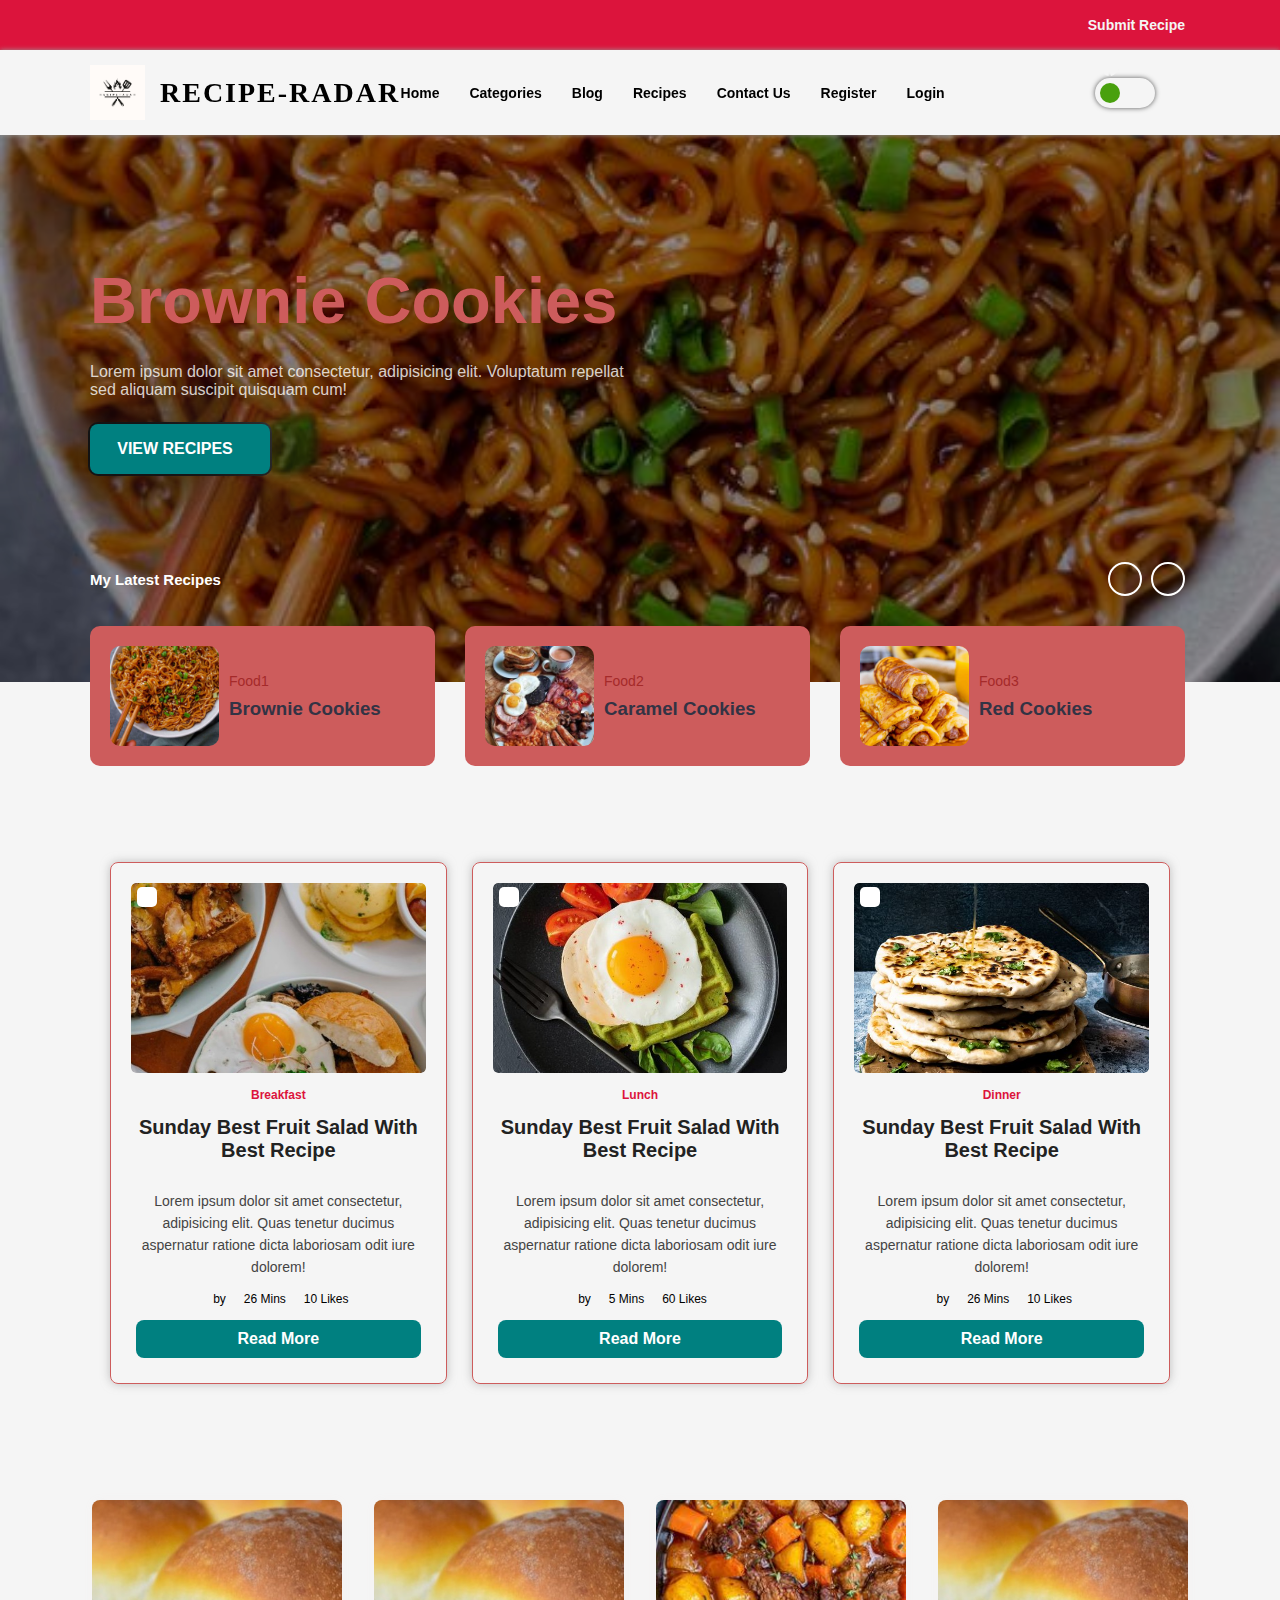
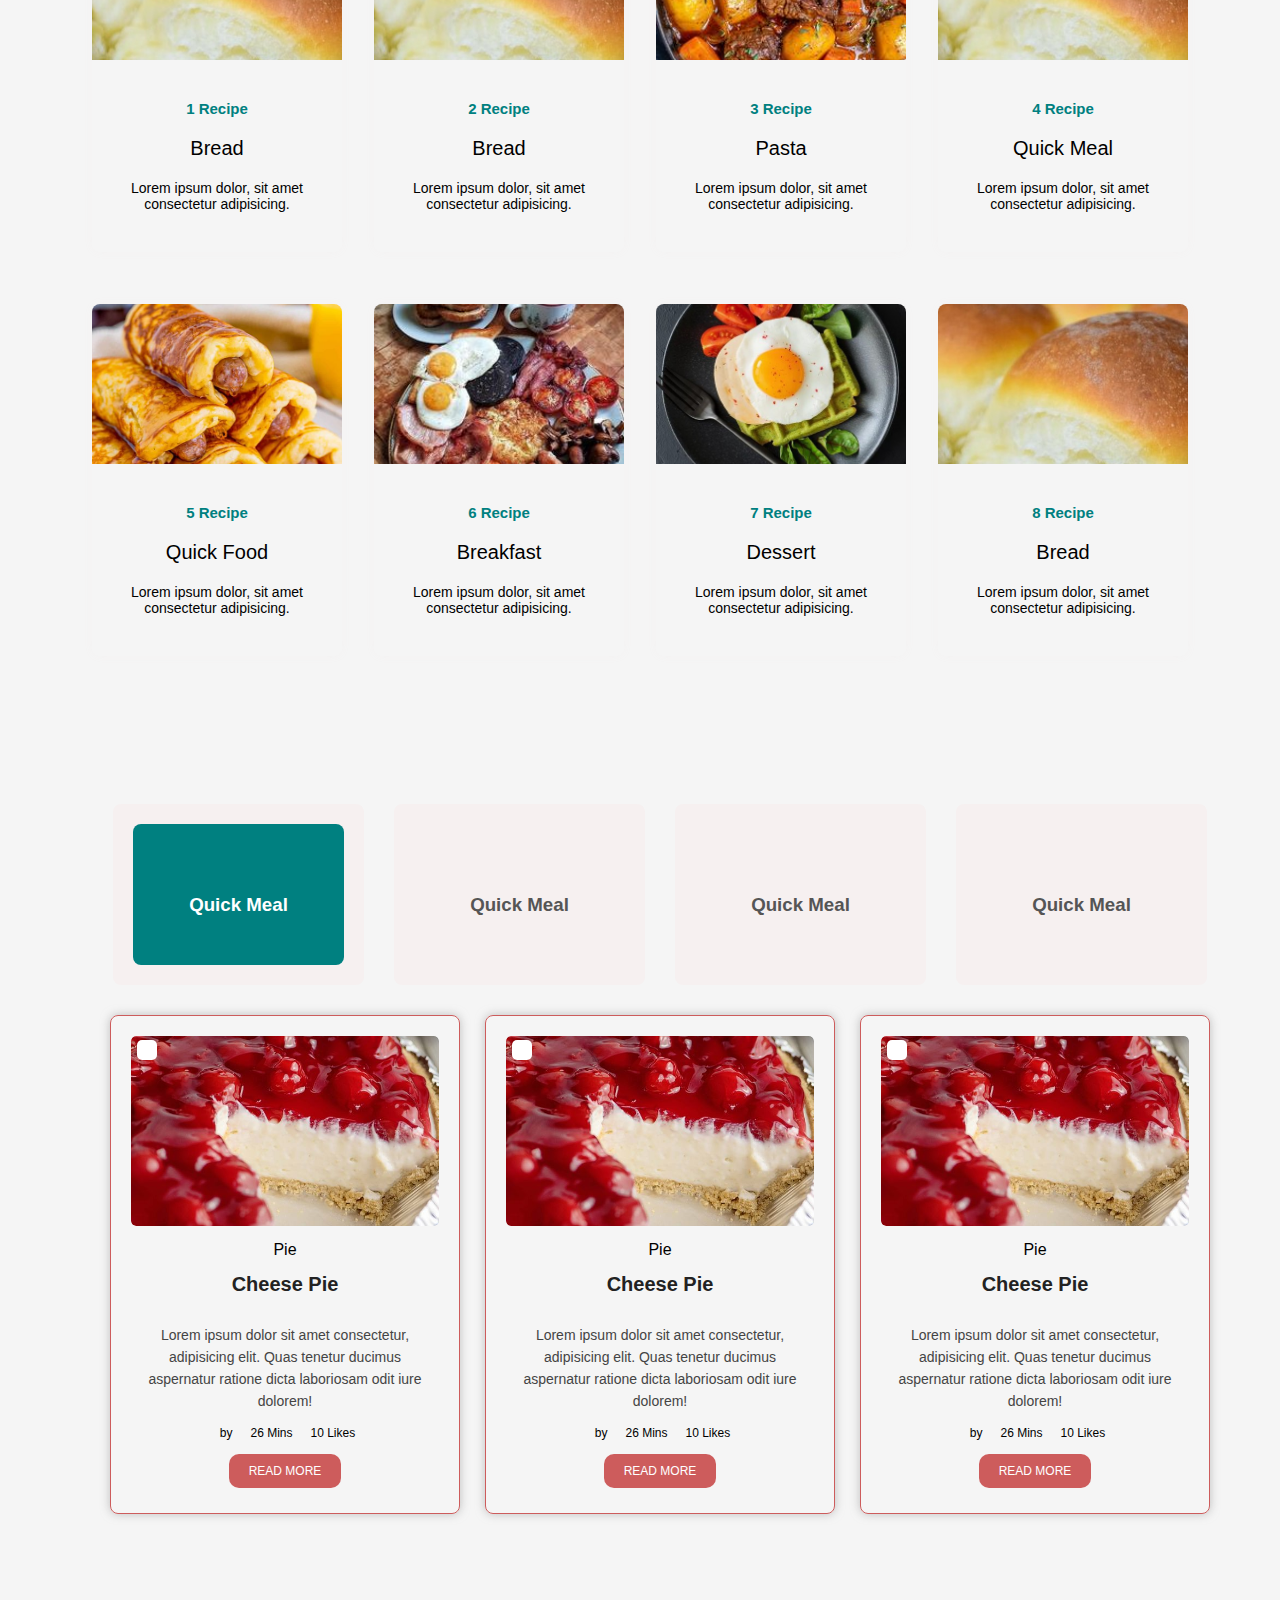
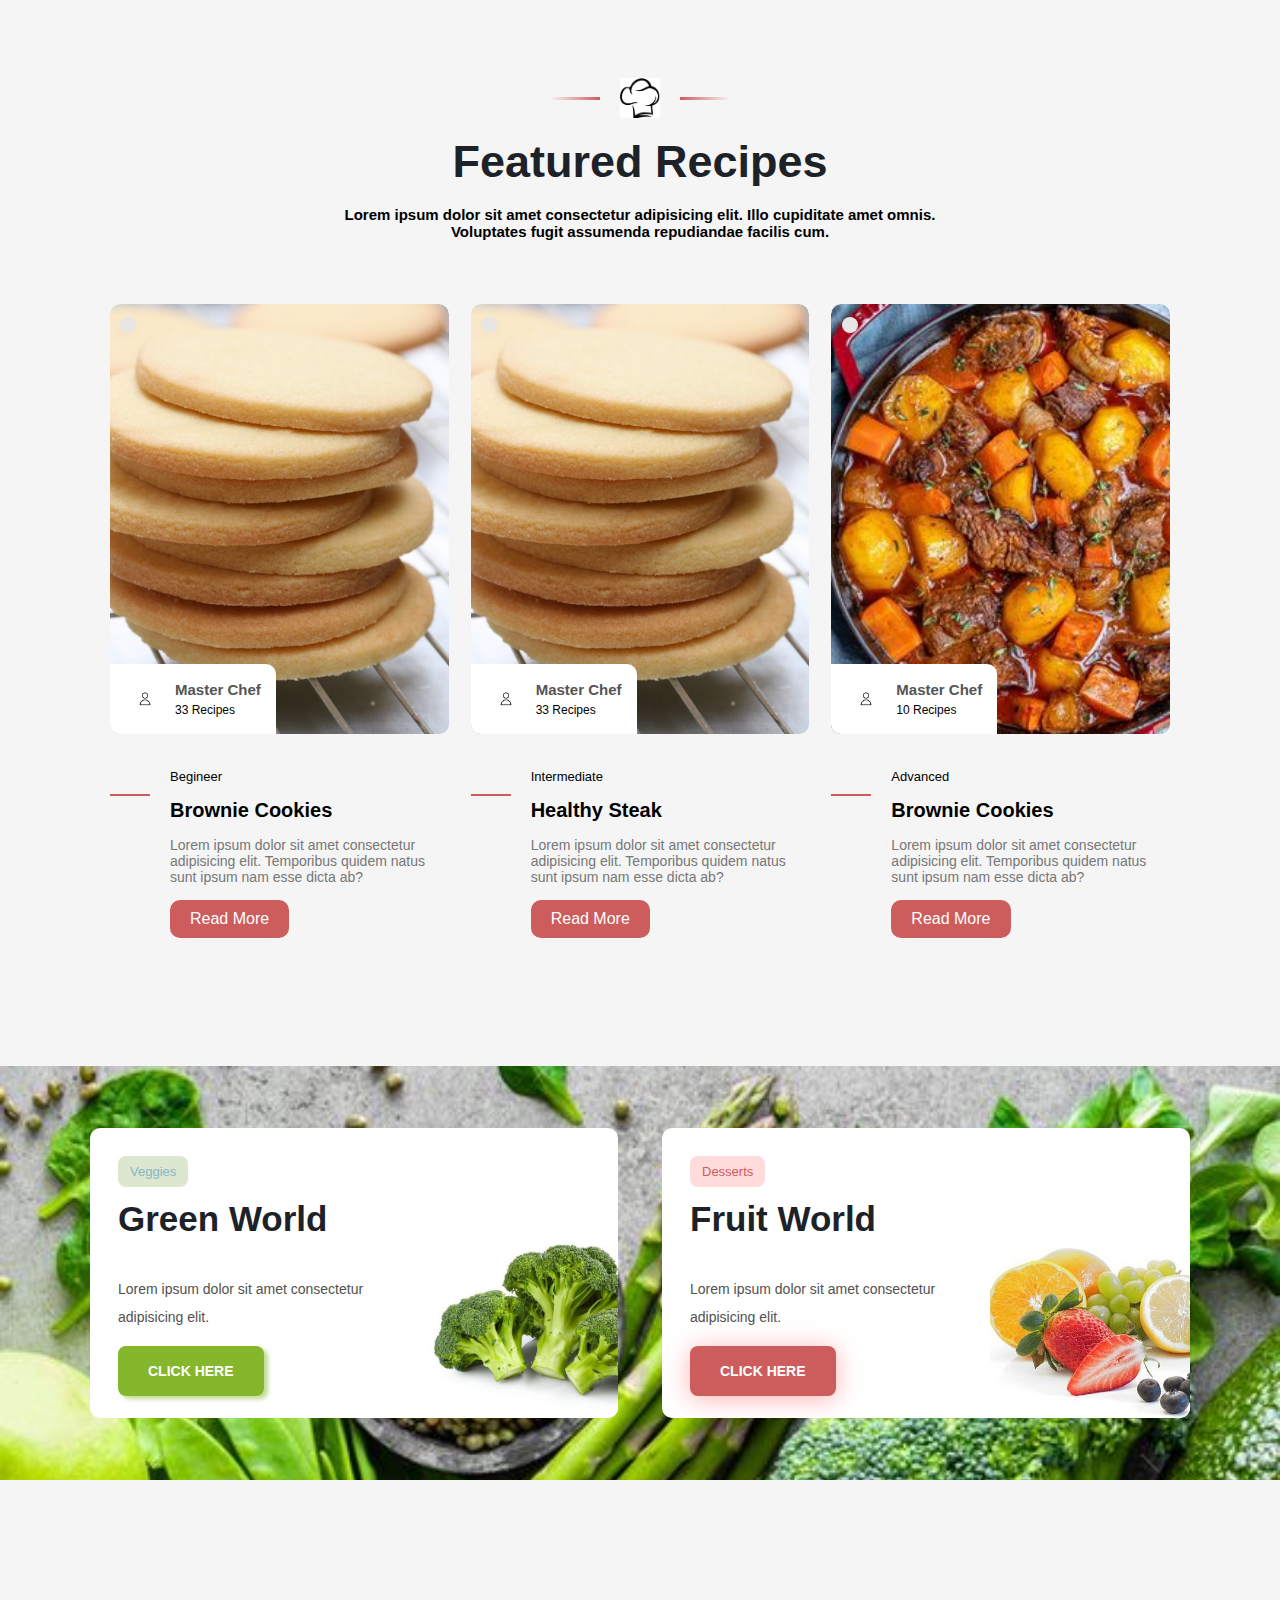
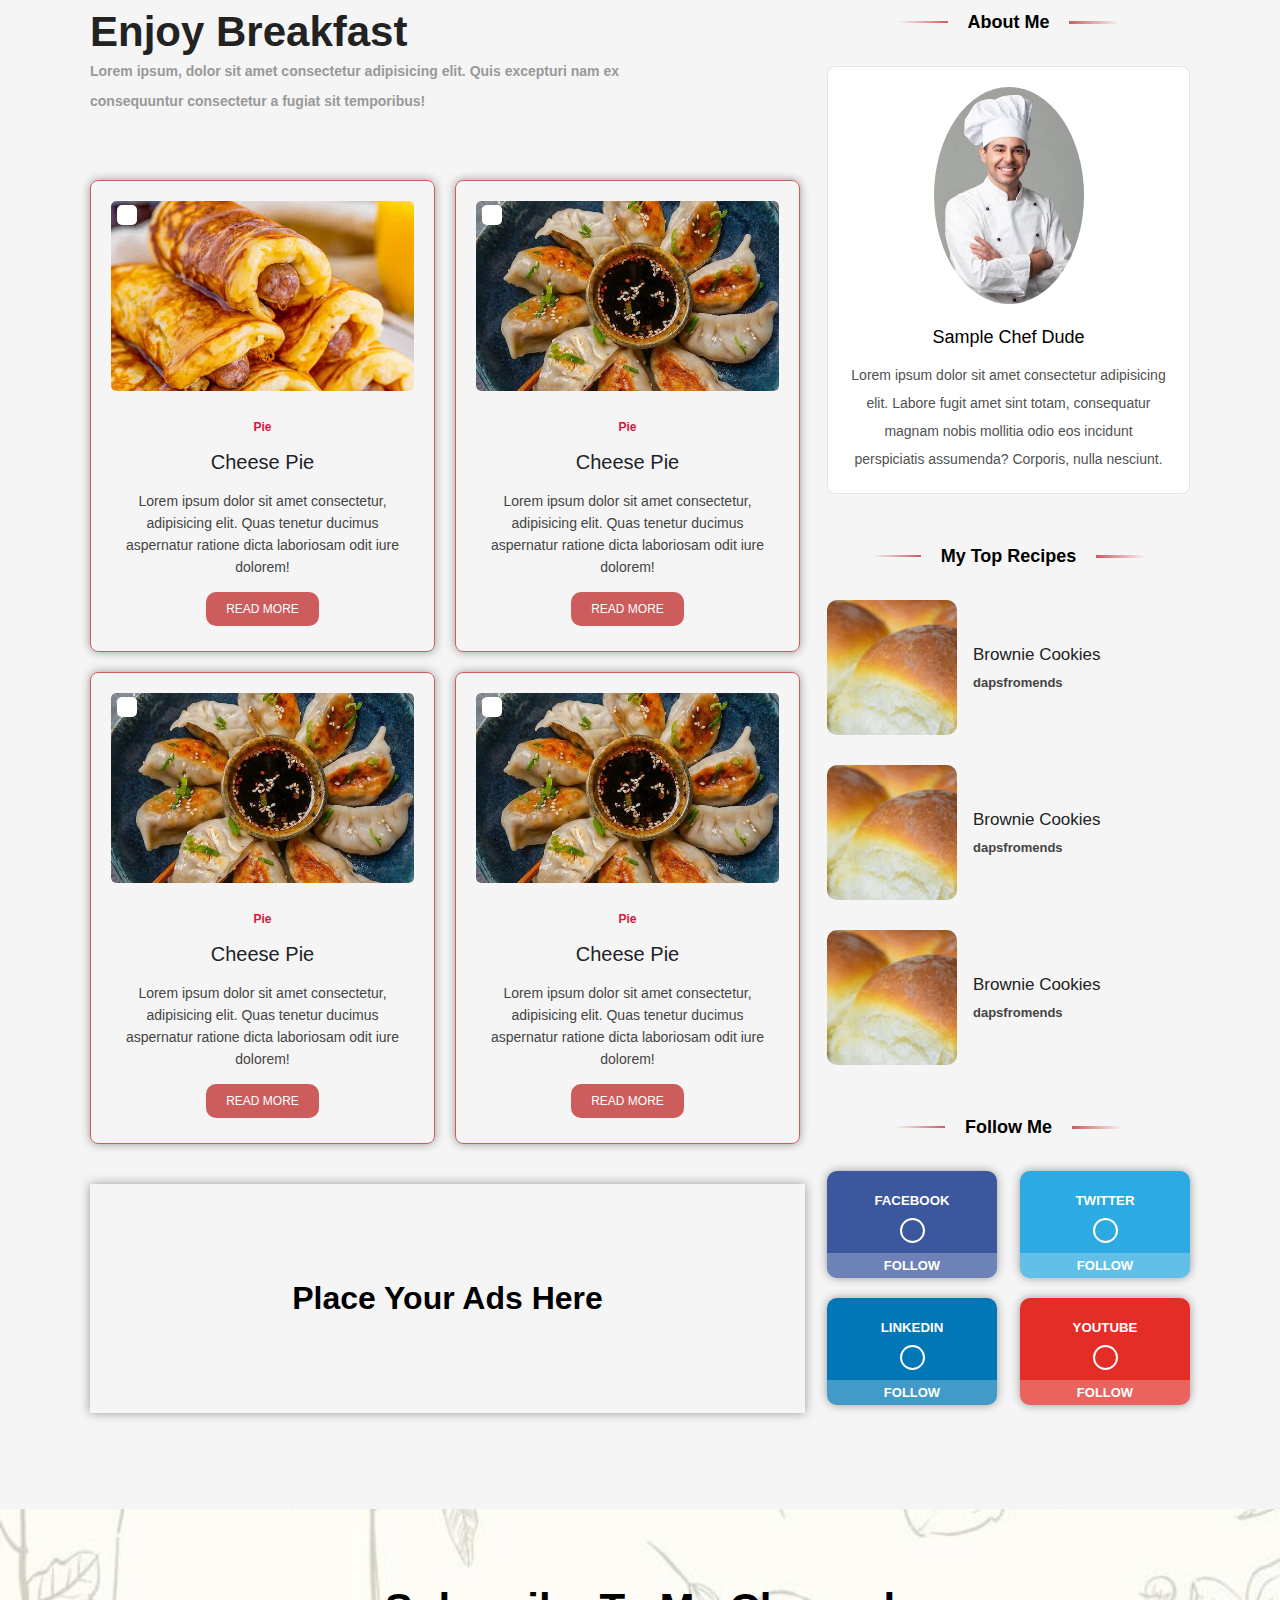
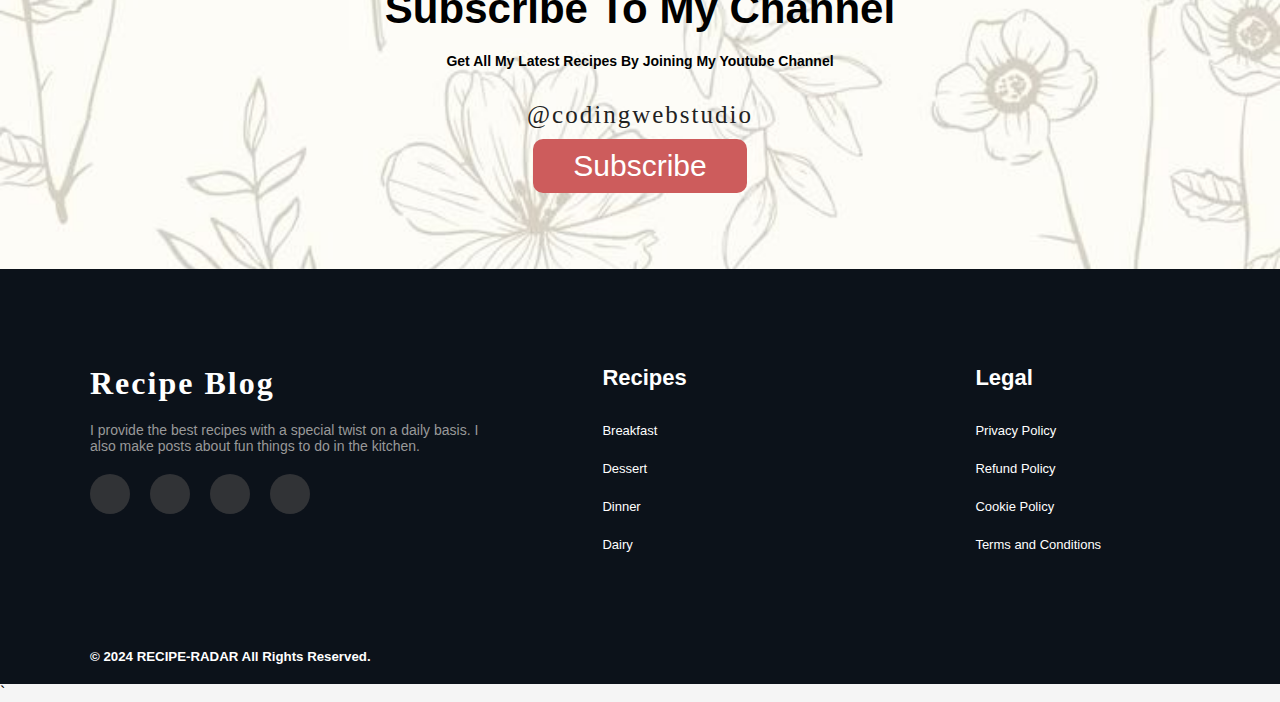
<file: index.html>
<!DOCTYPE html>
<html lang="en">
  <head>
    <meta charset="UTF-8" />
    <meta name="viewport" content="width=device-width, initial-scale=1.0" />
    <title>RECIPE RADAR</title>
    <link rel="stylesheet" href="css\style.css" />
    <link rel="stylesheet" href="css/responsive.css" />
    <link rel="stylesheet" href="css/darkmode.css" />
    <link
      rel="stylesheet"
      href="https://cdnjs.cloudflare.com/ajax/libs/font-awesome/6.4.2/css/all.min.css"
      integrity="sha512-z3gLpd7yknf1YoNbCzqRKc4qyor8gaKU1qmn+CShxbuBusANI9QpRohGBreCFkKxLhei6S9CQXFEbbKuqLg0DA=="
      crossorigin="anonymous"
      referrerpolicy="no-referrer"
    />
    <link rel="shortcut icon" href="img/favicon.png" type="image/x-icon" />
  </head>
  <body>
    <header>
      <div class="topnav">
        <div class="container flex">
          <div class="navicons flex">
            <a href="/"><i class="fa-brands fa-facebook-f"></i></a>
            <a href="/"><i class="fa-brands fa-instagram"></i></a>
            <a href="/"><i class="fa-brands fa-youtube"></i></a>
            <a href="/"><i class="fa-brands fa-x-twitter"></i></a>
          </div>
          <a href="/" class="srbtn"
            >Submit Recipe<i class="fa-solid fa-plus"></i
          ></a>
        </div>
      </div>
      <div class="mainnav">
        <div class="container flex">
          <div class="logo flex">
            <img src="/img/logo2.png" alt="" />
            <h1>RECIPE-RADAR</h1>
          </div>
          <ul class="navlist flex">
            <li><a href="/">Home</a></li>
            <li><a href="/">Categories</a></li>
            <li><a href="/">Blog</a></li>
            <li><a href="/">Recipes</a></li>
            <li><a href="/">Contact Us</a></li>
            <li><a href="/auth/register">Register</a></li>
            <li><a href="/auth/login">Login</a></li>
          </ul>
          <div class="searchbar flex">
            <input
              type="checkbox"
              name="check-toggle"
              id="checkbox"
              hidden=""
            />
            <label for="checkbox" class="toggle">
              <div class="toggle__circle"></div>
            </label>
            <i class="fa-solid fa-magnifying-glass" id="searchopen"></i>
            <div class="navonoff">
              <input type="checkbox" id="checkbox2" />
              <label for="checkbox2" class="toggle2">
                <div class="bar bar--top"></div>
                <div class="bar bar--middle"></div>
                <div class="bar bar--bottom"></div>
              </label>
            </div>
          </div>
          <div class="searchinput">
            <input type="text" placeholder="Search Recipes.." />
            <i class="fa-solid fa-xmark" id="removesearch"></i>
          </div>
        </div>
      </div>
    </header>

    <main>
      <section class="headerimg">
        <div class="container">
          <div class="headerinfo flex">
            <h1 class="headertitle">Brownie Cookies</h1>
            <p class="headerpera">
              Lorem ipsum dolor sit amet consectetur, adipisicing elit.
              Voluptatum repellat sed aliquam suscipit quisquam cum!
            </p>
            <a href="/" class="headerbtn"
              >VIEW RECIPES<i class="fa-solid fa-arrow-right"></i
            ></a>
          </div>
        </div>
      </div>   
    </section>
    <section class="headerslider container">
      <div class="slidertitle flex">
        <h4>My Latest Recipes</h4>
        <div class="sliderlfbtn">
          <button id="sleft"><i class="fa-solid fa-arrow-left"></i></button>
          <button id="sright"><i class="fa-solid fa-arrow-right"></i></button>
        </div>
      </div>
      <div class="headercards flex">
       <!-- <div class="headercard flex">
          <img src="img/ramennoodles.jpg" alt="">
          <div class="hcardinfo">
            <span>Advanced</span>
            <h3>Brownie Cookies</h3>
          </div>
        </div>
        <div class="headercard flex">
          <img src="img/fr4.jpg" alt="">
          <div class="hcardinfo">
            <span>Advanced</span>
            <h3>Brownie Cookies</h3>
          </div>
        </div>
        <div class="headercard flex">
          <img src="img/fr2.jpg" alt="">
          <div class="hcardinfo">
            <span>Advanced</span>
            <h3>Brownie Cookies</h3>
          </div>
        </div> -->
      </div>
    </section>
    <section class="threecards container flex">
      <div class="tcard">
        <div class="tcardimg">
          <img src="/img/post4.jpg" alt="">
          <span class="fa fa-star "></span>
        </div>
        <div class="tcardinfo flex">
          <label class="tlabel">Breakfast</label>
          <h2>Sunday Best Fruit Salad With Best Recipe</h2>
          <div class="star-rating">
            <span class="fa fa-star checked"></span>
            <span class="fa fa-star checked"></span>
            <span class="fa fa-star checked"></span>
            <span class="fa fa-star "></span>
            <span class="fa fa-star "></span>
          </div>
          <p>Lorem ipsum dolor sit amet consectetur, adipisicing elit. Quas tenetur ducimus aspernatur ratione dicta laboriosam odit iure dolorem!</p>
          <ul class="flex">
            <li><i class="fa-solid fa-user"></i>by</li>
            <li><i class="fa-regular fa-clock"></i>26 Mins</li>
            <li><i class="fa-regular fa-heart"></i>10 Likes</li>
          </ul>
          <a href="/" class="tcardbtn">Read More</a>
        </div>
      </div>
      <div class="tcard">
        <div class="tcardimg">
          <img src="/img/post3.jpg" alt="">
          <span class="fa fa-star "></span>
        </div>
        <div class="tcardinfo flex">
          <label class="tlabel">Lunch</label>
          <h2>Sunday Best Fruit Salad With Best Recipe</h2>
          <div class="star-rating">
            <span class="fa fa-star checked"></span>
            <span class="fa fa-star checked"></span>
            <span class="fa fa-star checked"></span>
            <span class="fa fa-star checked"></span>
            <span class="fa fa-star "></span>
          </div>
          <p>Lorem ipsum dolor sit amet consectetur, adipisicing elit. Quas tenetur ducimus aspernatur ratione dicta laboriosam odit iure dolorem!</p>
          <ul class="flex">
            <li><i class="fa-solid fa-user"></i>by</li>
            <li><i class="fa-regular fa-clock"></i>5 Mins</li>
            <li><i class="fa-regular fa-heart"></i>60 Likes</li>
          </ul>
          <a href="/" class="tcardbtn">Read More</a>
        </div>
      </div>
      <div class="tcard">
        <div class="tcardimg">
          <img src="/img/post2.jpg" alt="">
          <span class="fa fa-star "></span>
        </div>
        <div class="tcardinfo flex">
          <label class="tlabel">Dinner</label>
          <h2>Sunday Best Fruit Salad With Best Recipe</h2>
          <div class="star-rating">
            <span class="fa fa-star checked"></span>
            <span class="fa fa-star checked"></span>
            <span class="fa fa-star checked"></span>
            <span class="fa fa-star checked"></span>
            <span class="fa fa-star "></span>
          </div>
          <p>Lorem ipsum dolor sit amet consectetur, adipisicing elit. Quas tenetur ducimus aspernatur ratione dicta laboriosam odit iure dolorem!</p>
          <ul class="flex">
            <li><i class="fa-solid fa-user"></i>by</li>
            <li><i class="fa-regular fa-clock"></i>26 Mins</li>
            <li><i class="fa-regular fa-heart"></i>10 Likes</li>
          </ul>
          <a href="/" class="tcardbtn">Read More</a>
        </div>
      </div>

    </section>
    <section class="categoriescards container flex">
      <a href="/" class="catecard">
        <div class="cateimg">
          <img src="/img/bread.jpg" alt="">
        </div>
        <div class="catecardinfo flex">
          <span>1 Recipe</span>
          <h3>Bread</h3>
          <p>Lorem ipsum dolor, sit amet consectetur adipisicing.</p>
        </div>
      </a>
      <a href="/" class="catecard">
        <div class="cateimg">
          <img src="/img/bread.jpg" alt="">
        </div>
        <div class="catecardinfo flex">
          <span>2 Recipe</span>
          <h3>Bread</h3>
          <p>Lorem ipsum dolor, sit amet consectetur adipisicing.</p>
        </div>
      </a>
      <a href="/" class="catecard">
        <div class="cateimg">
          <img src="/img/fr4.jpg" alt="">
        </div>
        <div class="catecardinfo flex">
          <span>3 Recipe</span>
          <h3>Pasta</h3>
          <p>Lorem ipsum dolor, sit amet consectetur adipisicing.</p>
        </div>
      </a>
      <a href="/" class="catecard">
        <div class="cateimg">
          <img src="/img/bread.jpg" alt="">
        </div>
        <div class="catecardinfo flex">
          <span>4 Recipe</span>
          <h3>Quick Meal</h3>
          <p>Lorem ipsum dolor, sit amet consectetur adipisicing.</p>
        </div>
      </a>
      <a href="/" class="catecard">
        <div class="cateimg">
          <img src="/img/fr3.jpg" alt="">
        </div>
        <div class="catecardinfo flex">
          <span>5 Recipe</span>
          <h3>Quick Food</h3>
          <p>Lorem ipsum dolor, sit amet consectetur adipisicing.</p>
        </div>
      </a>
      <a href="/" class="catecard">
        <div class="cateimg">
          <img src="/img/fr2.jpg" alt="">
        </div>
        <div class="catecardinfo flex">
          <span>6 Recipe</span>
          <h3>Breakfast</h3>
          <p>Lorem ipsum dolor, sit amet consectetur adipisicing.</p>
        </div>
      </a>
      <a href="/" class="catecard">
        <div class="cateimg">
          <img src="/img/post3.jpg" alt="">
        </div>
        <div class="catecardinfo flex">
          <span>7 Recipe</span>
          <h3>Dessert</h3>
          <p>Lorem ipsum dolor, sit amet consectetur adipisicing.</p>
        </div>
      </a>
      <a href="/" class="catecard">
        <div class="cateimg">
          <img src="/img/bread.jpg" alt="">
        </div>
        <div class="catecardinfo flex">
          <span>8 Recipe</span>
          <h3>Bread</h3>
          <p>Lorem ipsum dolor, sit amet consectetur adipisicing.</p>
        </div>
      </a>

    </section>
    <section class="categoryfilter container flex">
      <div class="filter flex">
        <div class="filtername">
          <div class="flex active">
            <i class="fa-solid fa-burger"></i>
            <h3>Quick Meal</h3>
          </div>
        </div>
        <div class="filtername">
          <div class="flex">
            <i class="fa-solid fa-burger"></i>
            <h3>Quick Meal</h3>
          </div>
        </div>
        <div class="filtername">
          <div class="flex ">
            <i class="fa-solid fa-burger"></i>
            <h3>Quick Meal</h3>
          </div>
        </div>
        <div class="filtername">
          <div class="flex">
            <i class="fa-solid fa-burger"></i>
            <h3>Quick Meal</h3>
          </div>
        </div>
      </div>
      <div class="filtercards flex">
        <div class="tcard">
          <div class="tcardimg">
            <img src="/img/cherry cream cheese pie.jpg" alt="">
            <span class="fa fa-star"></span>
          </div>
          <div class="tcardinfo flex">
            <label class="label">Pie</label>
            <h2>Cheese Pie</h2>
            <div class="star-rating">
              <span class="fa fa-star checked"></span>
              <span class="fa fa-star checked"></span>
              <span class="fa fa-star checked"></span>
              <span class="fa fa-star "></span>
              <span class="fa fa-star "></span>
            </div>
            <p>Lorem ipsum dolor sit amet consectetur, adipisicing elit. Quas tenetur ducimus aspernatur ratione dicta laboriosam odit iure dolorem!</p>
          <ul class="flex">
            <li><i class="fa-solid fa-user"></i>by</li>
            <li><i class="fa-regular fa-clock"></i>26 Mins</li>
            <li><i class="fa-regular fa-heart"></i>10 Likes</li>
          </ul>
          <a href="/" class="catecarbtn">Read More <i class="fa-solid fa-arrow-right"></i></a>
          </div>
        </div>
        <div class="tcard">
          <div class="tcardimg">
            <img src="/img/cherry cream cheese pie.jpg" alt="">
            <span class="fa fa-star"></span>
          </div>
          <div class="tcardinfo flex">
            <label class="label">Pie</label>
            <h2>Cheese Pie</h2>
            <div class="star-rating">
              <span class="fa fa-star checked"></span>
              <span class="fa fa-star checked"></span>
              <span class="fa fa-star checked"></span>
              <span class="fa fa-star "></span>
              <span class="fa fa-star "></span>
            </div>
            <p>Lorem ipsum dolor sit amet consectetur, adipisicing elit. Quas tenetur ducimus aspernatur ratione dicta laboriosam odit iure dolorem!</p>
          <ul class="flex">
            <li><i class="fa-solid fa-user"></i>by</li>
            <li><i class="fa-regular fa-clock"></i>26 Mins</li>
            <li><i class="fa-regular fa-heart"></i>10 Likes</li>
          </ul>
          <a href="/" class="catecarbtn">Read More <i class="fa-solid fa-arrow-right"></i></a>
          </div>
        </div>
        <div class="tcard">
          <div class="tcardimg">
            <img src="/img/cherry cream cheese pie.jpg" alt="">
            <span class="fa fa-star"></span>
          </div>
          <div class="tcardinfo flex">
            <label class="label">Pie</label>
            <h2>Cheese Pie</h2>
            <div class="star-rating">
              <span class="fa fa-star checked"></span>
              <span class="fa fa-star checked"></span>
              <span class="fa fa-star checked"></span>
              <span class="fa fa-star "></span>
              <span class="fa fa-star "></span>
            </div>
            <p>Lorem ipsum dolor sit amet consectetur, adipisicing elit. Quas tenetur ducimus aspernatur ratione dicta laboriosam odit iure dolorem!</p>
          <ul class="flex">
            <li><i class="fa-solid fa-user"></i>by</li>
            <li><i class="fa-regular fa-clock"></i>26 Mins</li>
            <li><i class="fa-regular fa-heart"></i>10 Likes</li>
          </ul>
          <a href="/" class="catecarbtn">Read More <i class="fa-solid fa-arrow-right"></i></a>
          </div>
        </div>
      </div>
    </section>
    <section class="featuredrecipe container flex">
      <div class="featuredtitles flex">
        <div class="titleicon">
          <img src="/img/chef3.jpg" alt="">
        </div>
        <h1>Featured Recipes</h1>
        <p>Lorem ipsum dolor sit amet consectetur adipisicing elit. Illo cupiditate amet omnis. Voluptates fugit assumenda repudiandae facilis cum.</p>
      </div>
      <div class="featuredcards flex">
        <div class="fcard">
          <div class="fcardimg">
            <img src="img/cookies1.jpg" alt="">
            <div class="fauthorname flex">
              <img src="/img/usericon.jpg" alt="">
              <div class="fauth">
                <h5>Master Chef</h5>
                <p>33 Recipes</p>
              </div>
            </div>
            <i class="fa-regular fa-heart"></i>
          </div>
          <div class="fcardinfo flex">
            <div class="star-rating">
              <span class="fa fa-star checked"></span>
              <span class="fa fa-star checked"></span>
              <span class="fa fa-star checked"></span>
              <span class="fa fa-star checked "></span>
              <span class="fa fa-star checked"></span>
            </div>
            <label>Begineer</label>
            <h2>Brownie Cookies</h2>
            <p>Lorem ipsum dolor sit amet consectetur adipisicing elit. Temporibus quidem natus sunt ipsum nam esse dicta ab?</p>
            <a href="/" class="fcardbtn">Read More <i class="fa-solid fa-arrow-right"></i></a>
          </div>
        </div>
        <div class="fcard">
          <div class="fcardimg">
            <img src="img/cookies1.jpg" alt="">
            <div class="fauthorname flex">
              <img src="/img/usericon.jpg" alt="">
              <div class="fauth">
                <h5>Master Chef</h5>
                <p>33 Recipes</p>
              </div>
            </div>
            <i class="fa-regular fa-heart"></i>
          </div>
          <div class="fcardinfo flex">
            <div class="star-rating">
              <span class="fa fa-star checked"></span>
              <span class="fa fa-star checked"></span>
              <span class="fa fa-star checked"></span>
              <span class="fa fa-star checked "></span>
              <span class="fa fa-star "></span>
            </div>
            <label>Intermediate</label>
            <h2>Healthy Steak</h2>
            <p>Lorem ipsum dolor sit amet consectetur adipisicing elit. Temporibus quidem natus sunt ipsum nam esse dicta ab?</p>
            <a href="/" class="fcardbtn">Read More <i class="fa-solid fa-arrow-right"></i></a>
          </div>
        </div>
        <div class="fcard">
          <div class="fcardimg">
            <img src="img/fr4.jpg" alt="">
            <div class="fauthorname flex">
              <img src="/img/usericon.jpg" alt="">
              <div class="fauth">
                <h5>Master Chef</h5>
                <p>10 Recipes</p>
              </div>
            </div>
            <i class="fa-regular fa-heart"></i>
          </div>
          <div class="fcardinfo flex">
            <div class="star-rating">
              <span class="fa fa-star checked"></span>
              <span class="fa fa-star checked"></span>
              <span class="fa fa-star checked"></span>
              <span class="fa fa-star  "></span>
              <span class="fa fa-star "></span>
            </div>
            <label>Advanced</label>
            <h2>Brownie Cookies</h2>
            <p>Lorem ipsum dolor sit amet consectetur adipisicing elit. Temporibus quidem natus sunt ipsum nam esse dicta ab?</p>
            <a href="/" class="fcardbtn">Read More <i class="fa-solid fa-arrow-right"></i></a>
          </div>
        </div>
      </div>
    </section>
    <section class="gfbg">
      <div class="container flex">
        <div class="greenworld flex">
          <img src="img/spinach.jpg" alt="">
          <div class="gfinfo">
            <span>Veggies</span>
            <h1>Green World</h1>
            <p>Lorem ipsum dolor sit amet consectetur adipisicing elit.</p>
            <a href="/">CLICK HERE <i class="fa-solid fa-arrow-right"></i></a>
          </div>
        </div>
        <div class="fruitworld flex">
          <img src="img/fruitfruit.jpg" alt="">
          <div class="gfinfo">
            <span>Desserts</span>
            <h1>Fruit World</h1>
            <p>Lorem ipsum dolor sit amet consectetur adipisicing elit.</p>
            <a href="/">CLICK HERE <i class="fa-solid fa-arrow-right"></i></a>

        </div>
        

      </div>
    </section>
    <section class="breakfastsec container flex">
      <div class="leftsidesec">
        <div class="leftboxtitle">
          <h1>Enjoy Breakfast</h1>
          <p>Lorem ipsum, dolor sit amet consectetur adipisicing elit. Quis excepturi nam ex consequuntur consectetur a fugiat sit temporibus!</p>
        </div>
        <div class="leftposts flex">
          <div class="tcard">
            <div class="tcardimg">
              <img src="/img/fr3.jpg" alt="">
              <span class="fa fa-star"></span>
            </div>
            <div class="tcardinfo flex">
              <div class="star-rating">
                <span class="fa fa-star checked"></span>
                <span class="fa fa-star checked"></span>
                <span class="fa fa-star checked"></span>
                <span class="fa fa-star "></span>
                <span class="fa fa-star "></span>
              </div>
              <label class="tlabel">Pie</label>
              <h2>Cheese Pie</h2>
              <p>Lorem ipsum dolor sit amet consectetur, adipisicing elit. Quas tenetur ducimus aspernatur ratione dicta laboriosam odit iure dolorem!</p>
            
            <a href="/" class="catecarbtn">Read More <i class="fa-solid fa-arrow-right"></i></a>
            </div>
          </div>
          <div class="tcard">
            <div class="tcardimg">
              <img src="/img/fr5.jpg" alt="">
              <span class="fa fa-star"></span>
            </div>
            <div class="tcardinfo flex">
              <div class="star-rating">
                <span class="fa fa-star checked"></span>
                <span class="fa fa-star checked"></span>
                <span class="fa fa-star checked"></span>
                <span class="fa fa-star "></span>
                <span class="fa fa-star "></span>
              </div>
              <label class="tlabel">Pie</label>
              <h2>Cheese Pie</h2>
              <p>Lorem ipsum dolor sit amet consectetur, adipisicing elit. Quas tenetur ducimus aspernatur ratione dicta laboriosam odit iure dolorem!</p>
            
            <a href="/" class="catecarbtn">Read More <i class="fa-solid fa-arrow-right"></i></a>
            </div>
          </div>
          <div class="tcard">
            <div class="tcardimg">
              <img src="/img/fr5.jpg" alt="">
              <span class="fa fa-star"></span>
            </div>
            <div class="tcardinfo flex">
              <div class="star-rating">
                <span class="fa fa-star checked"></span>
                <span class="fa fa-star checked"></span>
                <span class="fa fa-star checked"></span>
                <span class="fa fa-star "></span>
                <span class="fa fa-star "></span>
              </div>
              <label class="tlabel">Pie</label>
              <h2>Cheese Pie</h2>
              <p>Lorem ipsum dolor sit amet consectetur, adipisicing elit. Quas tenetur ducimus aspernatur ratione dicta laboriosam odit iure dolorem!</p>
            
            <a href="/" class="catecarbtn">Read More <i class="fa-solid fa-arrow-right"></i></a>
            </div>
          </div>
          <div class="tcard">
            <div class="tcardimg">
              <img src="/img/fr5.jpg" alt="">
              <span class="fa fa-star"></span>
            </div>
            <div class="tcardinfo flex">
              <div class="star-rating">
                <span class="fa fa-star checked"></span>
                <span class="fa fa-star checked"></span>
                <span class="fa fa-star checked"></span>
                <span class="fa fa-star "></span>
                <span class="fa fa-star "></span>
              </div>
              <label class="tlabel">Pie</label>
              <h2>Cheese Pie</h2>
              <p>Lorem ipsum dolor sit amet consectetur, adipisicing elit. Quas tenetur ducimus aspernatur ratione dicta laboriosam odit iure dolorem!</p>
            
            <a href="/" class="catecarbtn">Read More <i class="fa-solid fa-arrow-right"></i></a>
            </div>
          </div>
        
        </div>
        <div class="youradverts">
          <h1>Place Your Ads Here</h1>
        </div>
      </div>

      <div class="rightsidesec">
        <div class="aboutsec">
          <h3 class="tdesign">About Me</h3>
          <div class="aboutbox">
            <img src="img/chefsamplefoto.jpg" alt="">
            <h4>Sample Chef Dude</h4>
            <p>Lorem ipsum dolor sit amet consectetur adipisicing elit. Labore fugit amet sint totam, consequatur magnam nobis mollitia odio eos incidunt perspiciatis assumenda? Corporis, nulla nesciunt.</p>
          </div>
        </div>
        <div class="toprecipe">
          <h3 class="tdesign">My Top Recipes</h3>
          <div class="toprecipeposts flex">
            <a href="/" class="trpost">
              <img src="/img/bread.jpg" alt="">
              <div class="trpostinfo">
                <h4>Brownie Cookies</h4>
                <p><span>dapsfromends</span></p>
              </div>
            </a>
            <a href="/" class="trpost">
              <img src="/img/bread.jpg" alt="">
              <div class="trpostinfo">
                <h4>Brownie Cookies</h4>
                <p><span>dapsfromends</span></p>
              </div>
            </a>
            <a href="/" class="trpost">
              <img src="/img/bread.jpg" alt="">
              <div class="trpostinfo">
                <h4>Brownie Cookies</h4>
                <p><span>dapsfromends</span></p>
              </div>
            </a>
          </div>
        </div>
        <div class="followme">
          <h3 class="tdesign">Follow Me</h3>
          <div class="followcards flex">
            <a href="" class="socicard">
              <i class="fa-brands fa-facebook-f"></i>
              <h5>FACEBOOK</h5>
              <i class="fa-solid fa-plus"></i>
              <p>FOLLOW</p>
            </a>
            <a href="" class="socicard">
              <i class="fa-brands fa-twitter"></i>
              <h5>TWITTER</h5>
              <i class="fa-solid fa-plus"></i>
              <p>FOLLOW</p>
            </a>
            <a href="" class="socicard">
              <i class="fa-brands fa-linkedin"></i>
              <h5>LINKEDIN</h5>
              <i class="fa-solid fa-plus"></i>
              <p>FOLLOW</p>
            </a>
            <a href="" class="socicard">
              <i class="fa-brands fa-youtube"></i>
              <h5>YOUTUBE</h5>
              <i class="fa-solid fa-plus"></i>
              <p>FOLLOW</p>
            </a>
          </div>
        </div>
      </div>
    </section>
    <section class="subscribe">
      <div class="subscribeinfo">
        <h1>Subscribe To My Channel</h1>
        <p>Get All My Latest Recipes By Joining My Youtube Channel</p>
        <form action="https://www.youtube.com/@codingwebstudio/codingwebstudio?sub_confirmation=1">
          <input type="hidden" name="sub_confirmation=1" value="1">
          <label for="name">@codingwebstudio</label>
          <button type="submit">Subscribe</button>
        </form>
      </div>
    </section>
   </main>

   <footer>
    <div class="container flex">
      <div class="footer flex">
        <div class="footerlogo">
          <h1>Recipe Blog</h1>
          <p>I provide the best recipes with a special twist on a daily basis. I also make posts about fun things to do in the kitchen.</p>
          <div class="fsocial">
            <a href="" target="_blank"><i class="fa-brands fa-facebook-f"></i></a>
            <a href="" target="_blank"><i class="fa-brands fa-twitter"></i></a>
            <a href="" target="_blank"><i class="fa-brands fa-linkedin"></i></a>
            <a href="" target="_blank"><i class="fa-brands fa-youtube"></i></a>
          </div>
        </div>
        <div class="footernav">
          <h3>Recipes</h3>
          <ul class="flex">
            <li><a href="/">Breakfast</a></li>
            <li><a href="/">Dessert</a></li>
            <li><a href="/">Dinner</a></li>
            <li><a href="/">Dairy</a></li>
          </ul>
        </div>
        <div class="footernav">
          <h3>Legal</h3>
          <ul class="flex">
            <li><a href="/">Privacy Policy</a></li>
            <li><a href="/">Refund Policy</a></li>
            <li><a href="/">Cookie Policy</a></li>
            <li><a href="/">Terms and Conditions</a></li>
          </ul>
        </div>
      </div>
      <div class="flex">
        <h5>&copy; 2024 RECIPE-RADAR All Rights Reserved.</h5>
      </div>
    </div>
   </footer>
   
     
    `
    <script src="js/script.js"></script>
  </body>
</html>
</file>
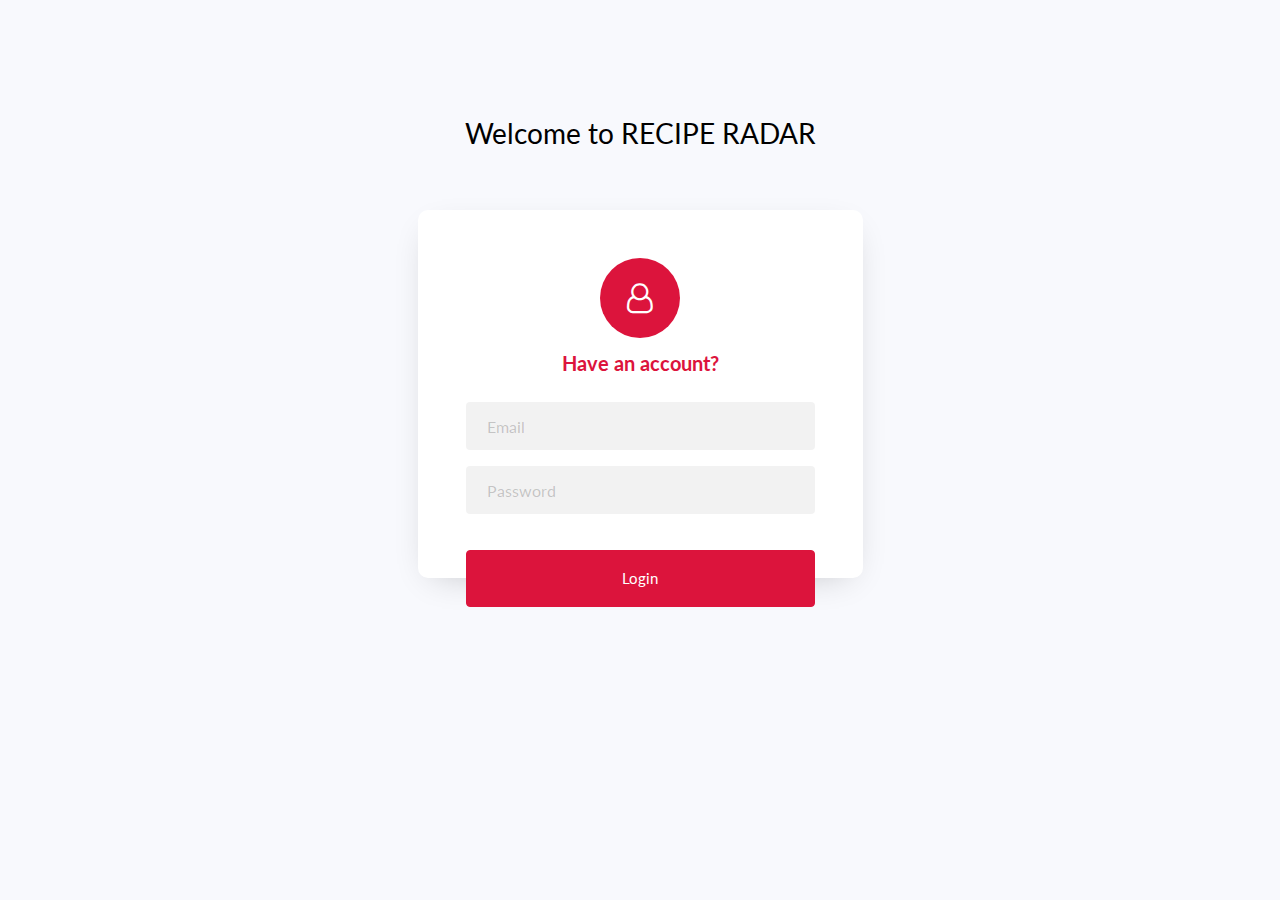
<file: auth/login/index.html>
<!DOCTYPE html>
<html lang="en">
  <head>
    <title>Login Form</title>
    <meta charset="utf-8" />
    <meta
      name="viewport"
      content="width=device-width, initial-scale=1, shrink-to-fit=no"
    />
    <link
      href="https://fonts.googleapis.com/css?family=Lato:300,400,700&display=swap"
      rel="stylesheet"
    />
    <link
      rel="stylesheet"
      href="https://stackpath.bootstrapcdn.com/font-awesome/4.7.0/css/font-awesome.min.css"
    />
    <link rel="stylesheet" href="/auth/asset/style.css" />
  </head>
  <body>
    <section class="ftco-section">
      <div class="container">
        <div class="row justify-content-center">
          <div class="col-md-6 text-center mb-5">
            <h2 class="heading-section">Welcome to RECIPE RADAR</h2>
          </div>
        </div>
        <div class="row justify-content-center">
          <div class="col-md-6 col-lg-5">
            <div class="login-wrap p-4 p-md-5">
              <div
                class="icon d-flex align-items-center justify-content-center"
              >
                <span class="fa fa-user-o"></span>
              </div>
              <h3 class="text-center mb-4">Have an account?</h3>
              <form action="./login.php" method="post" class="login-form">
                <div class="form-group">
                  <input
                    type="text"
                    class="form-control rounded-left"
                    placeholder="Email"
                    name="email"
                    required
                  />
                </div>
                <div class="form-group d-flex">
                  <input
                    type="password"
                    class="form-control rounded-left"
                    placeholder="Password"
                    name="password"
                  />
                </div>
                <div class="form-group">
                  <button
                    type="submit"
                    class="btn btn-primary rounded submit p-3 px-5"
                  >
                    Login
                  </button>
                </div>
              </form>
            </div>
          </div>
        </div>
      </div>
    </section>
    <script src="/auth/asset/jquery.min.js"></script>
    <script src="/auth/asset/popper.js"></script>
    <script src="/auth/asset/bootstrap.min.js"></script>
    <script src="/auth/asset/main.js"></script>

  </body>
</html>
</file>
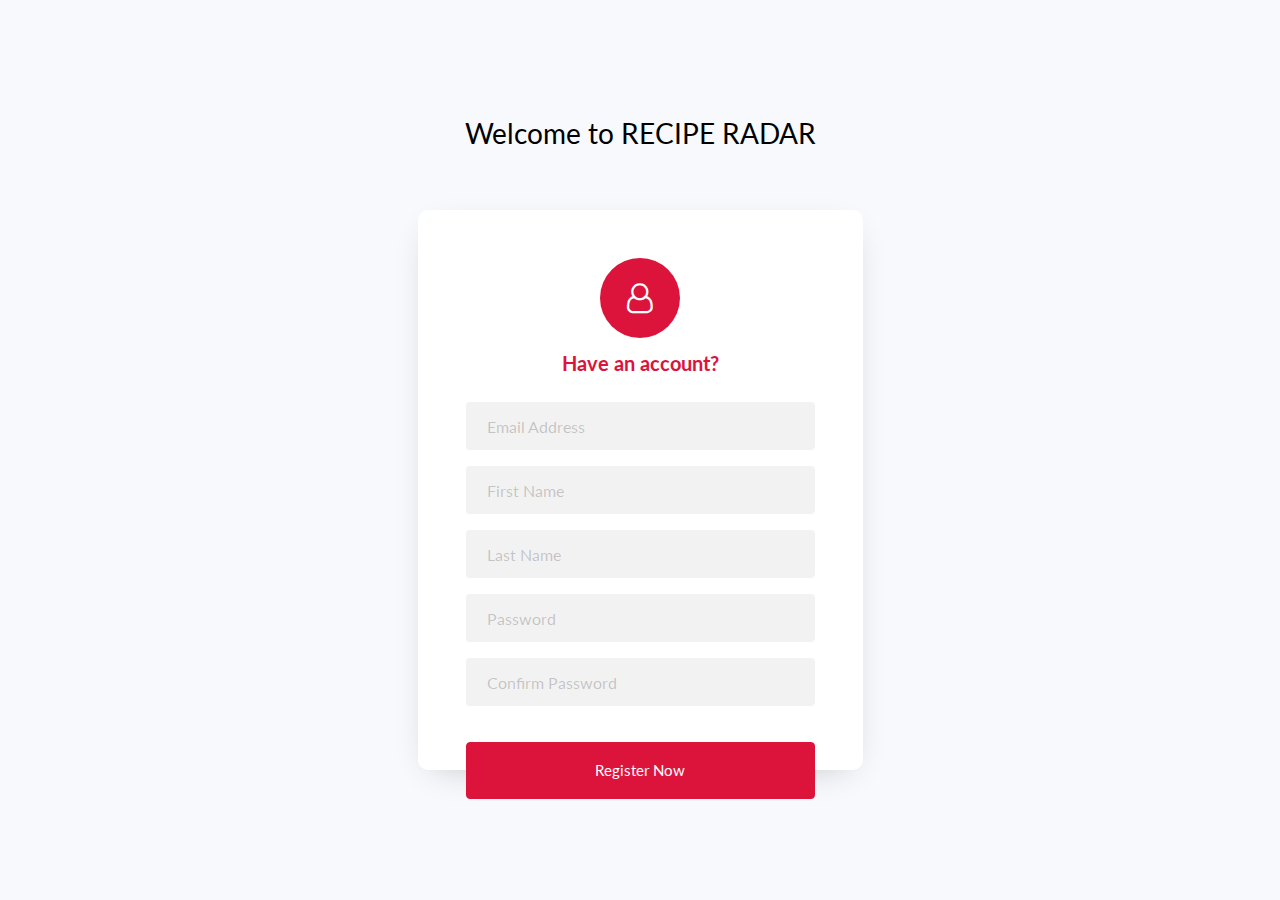
<file: auth/register/index.html>
<!DOCTYPE html>
<html lang="en">
  <head>
    <title>RECIPE RADAR REGISTER</title>
    <meta charset="utf-8" />
    <meta
      name="viewport"
      content="width=device-width, initial-scale=1, shrink-to-fit=no"
    />
    <link
      href="https://fonts.googleapis.com/css?family=Lato:300,400,700&display=swap"
      rel="stylesheet"
    />
    <link
      rel="stylesheet"
      href="https://stackpath.bootstrapcdn.com/font-awesome/4.7.0/css/font-awesome.min.css"
    />
    <link rel="stylesheet" href="/auth/asset/style.css" />
  </head>
  <body>
    <section class="ftco-section">
      <div class="container">
        <div class="row justify-content-center">
          <div class="col-md-6 text-center mb-5">
            <h2 class="heading-section">Welcome to RECIPE RADAR</h2>
          </div>
        </div>
        <div class="row justify-content-center">
          <div class="col-md-6 col-lg-5">
            <div class="login-wrap p-4 p-md-5">
              <div
                class="icon d-flex align-items-center justify-content-center"
              >
                <span class="fa fa-user-o"></span>
              </div>
              <h3 class="text-center mb-4">Have an account?</h3>
              <form action="./Registercode.php" method="POST" class="login-form">
                <div class="form-group">
                  <input
                  type="email" name="email"
                    class="form-control rounded-left"
                    placeholder="Email Address"
                    required
                  />
                </div>
                <div class="form-group">
                  <input
                    type="text"
                    class="form-control rounded-left"
                    placeholder="First Name"
                    required
                    name="fname"
                  />
                </div>
                <div class="form-group">
                  <input
                    type="text"
                    class="form-control rounded-left"
                    placeholder="Last Name"
                    required
                    name="lname"
                  />
                </div>
                <div class="form-group d-flex">
                  <input
                    type="password"
                    class="form-control rounded-left"
                    placeholder="Password"
                    name="password"
                    required
                  />
                </div>
                <div class="form-group d-flex">
                  <input
                    type="password"
                    class="form-control rounded-left"
                    placeholder="Confirm Password"
                    name="confirmpassword" 
                    required
                  />
                </div>

                <div class="form-group">
                  <button
                    type="submit"
                    class="btn btn-primary rounded submit p-3 px-5"
                  >
                  Register Now
                  </button>
                </div>
              </form>
            </div>
          </div>
        </div>
      </div>
    </section>
    <script src="/auth/asset/jquery.min.js"></script>
    <script src="/auth/asset/popper.js"></script>
    <script src="/auth/asset/bootstrap.min.js"></script>
    <script src="/auth/asset/main.js"></script>

  </body>
</html>
</file>
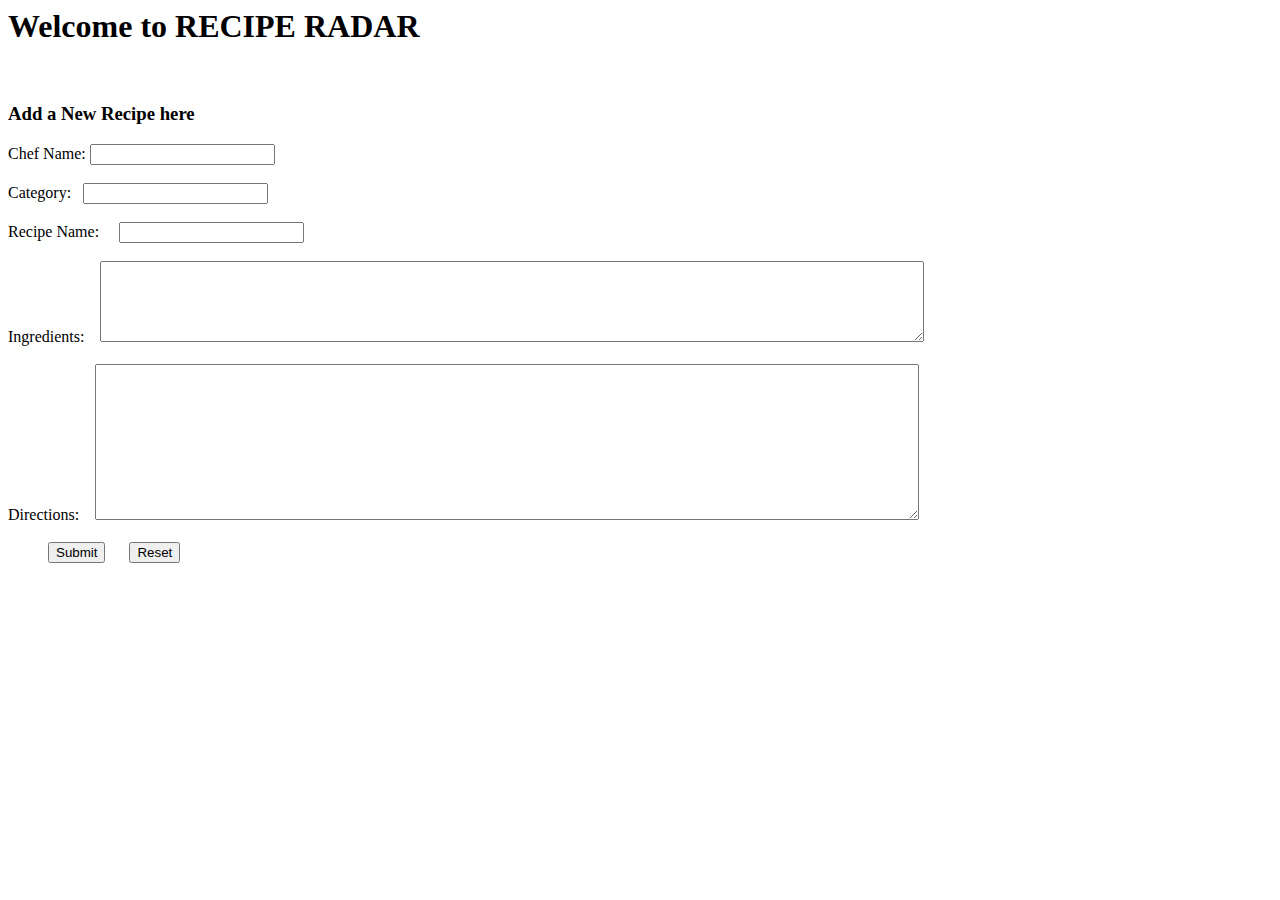
<file: addRecipe.html>
<html>
  <head>
    <title>Add Recipe</title>
  </head>
  <body>
    <h1>Welcome to RECIPE RADAR</h1>
    <br />
    <h3>Add a New Recipe here</h3>

    <form method="post" action="addRecipe.php">
      <label>Chef Name:</label>
      <input type="text" name="chefname" /><br /><br />
      <label>Category:&nbsp;&nbsp;</label>
      <input type="text" name="category" /> <br /><br />
      <label>Recipe Name:&nbsp;&nbsp;&nbsp;&nbsp;</label>
      <input type="text" name="RecipeName" /> <br /><br />
      <label>Ingredients:&nbsp;&nbsp;&nbsp;</label>
      <textarea name="Ingredients" id="Ingredients" rows="5" cols="100">
      </textarea
      ><br /><br />
      <label>Directions:&nbsp;&nbsp;&nbsp;</label>
      <textarea name="Directions" id="Directions" rows="10" cols="100">
      </textarea
      ><br /><br />
      &nbsp;&nbsp;&nbsp;&nbsp; &nbsp;&nbsp;&nbsp;&nbsp;
      <input type="submit" name="submit" value="Submit" />
      &nbsp;&nbsp;&nbsp;&nbsp;
      <input type="button" value="Reset" />
    </form>
  </body>
</html>
</file>
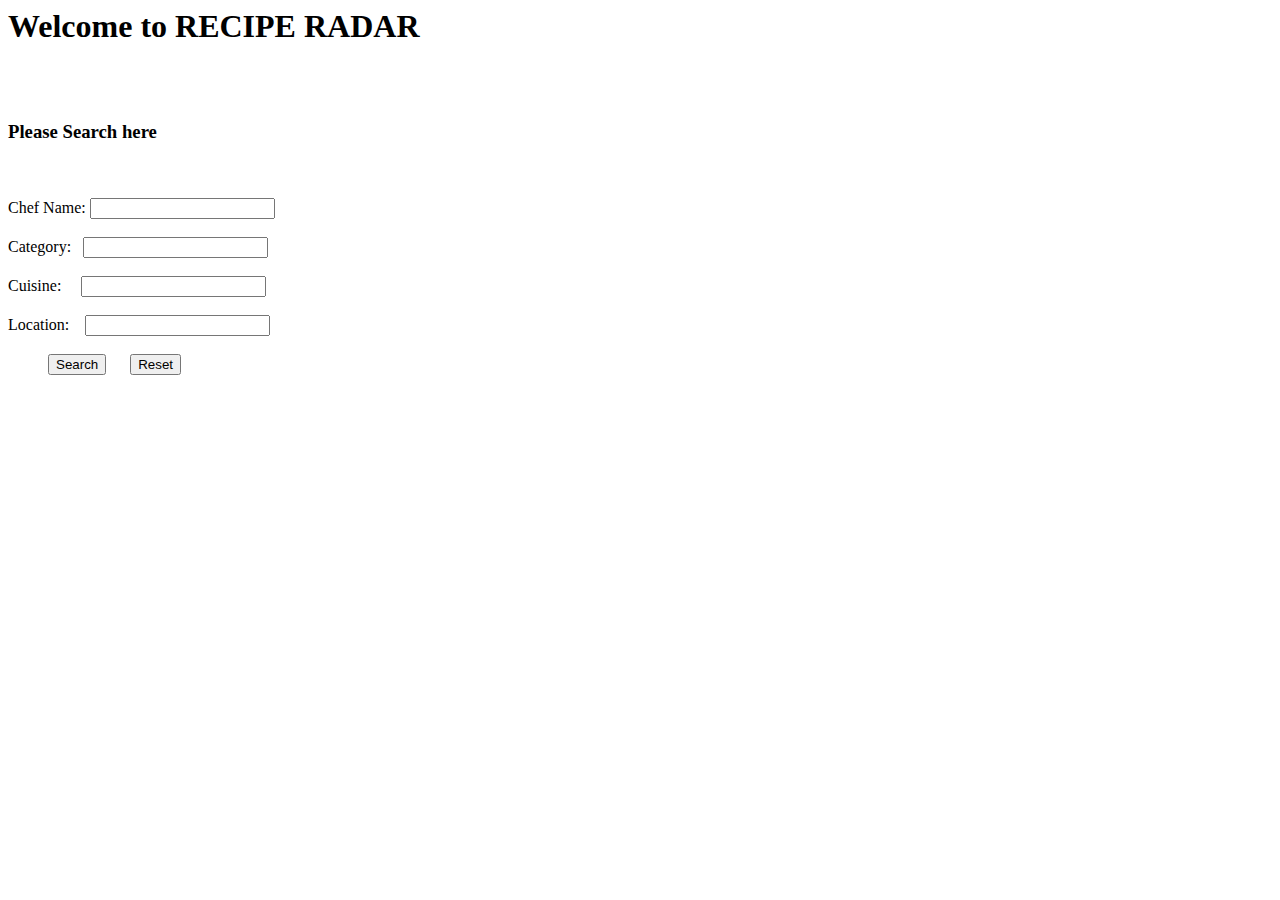
<file: chefsearch.html>
<html>
  <head>
    <title>Search Form</title>
  </head>
  <body>
    <h1>Welcome to RECIPE RADAR</h1>
    <br /><br />
    <h3>Please Search here</h3>
    <br /><br />
    <form method="post" action="chefsearch.php">
      <label>Chef Name:</label>
      <input type="text" name="chefname" /><br /><br />
      <label>Category:&nbsp;&nbsp;</label>
      <input type="text" name="category" /> <br /><br />
      <label>Cuisine:&nbsp;&nbsp;&nbsp;&nbsp;</label>
      <input type="text" name="cuisine" /> <br /><br />
      <label>Location:&nbsp;&nbsp;&nbsp;</label>
      <input type="text" name="location" /> <br /><br />
      &nbsp;&nbsp;&nbsp;&nbsp; &nbsp;&nbsp;&nbsp;&nbsp;
      <input type="submit" name="submit" value="Search" />
      &nbsp;&nbsp;&nbsp;&nbsp;
      <input type="button" value="Reset" />
    </form>
  </body>
</html>
</file>
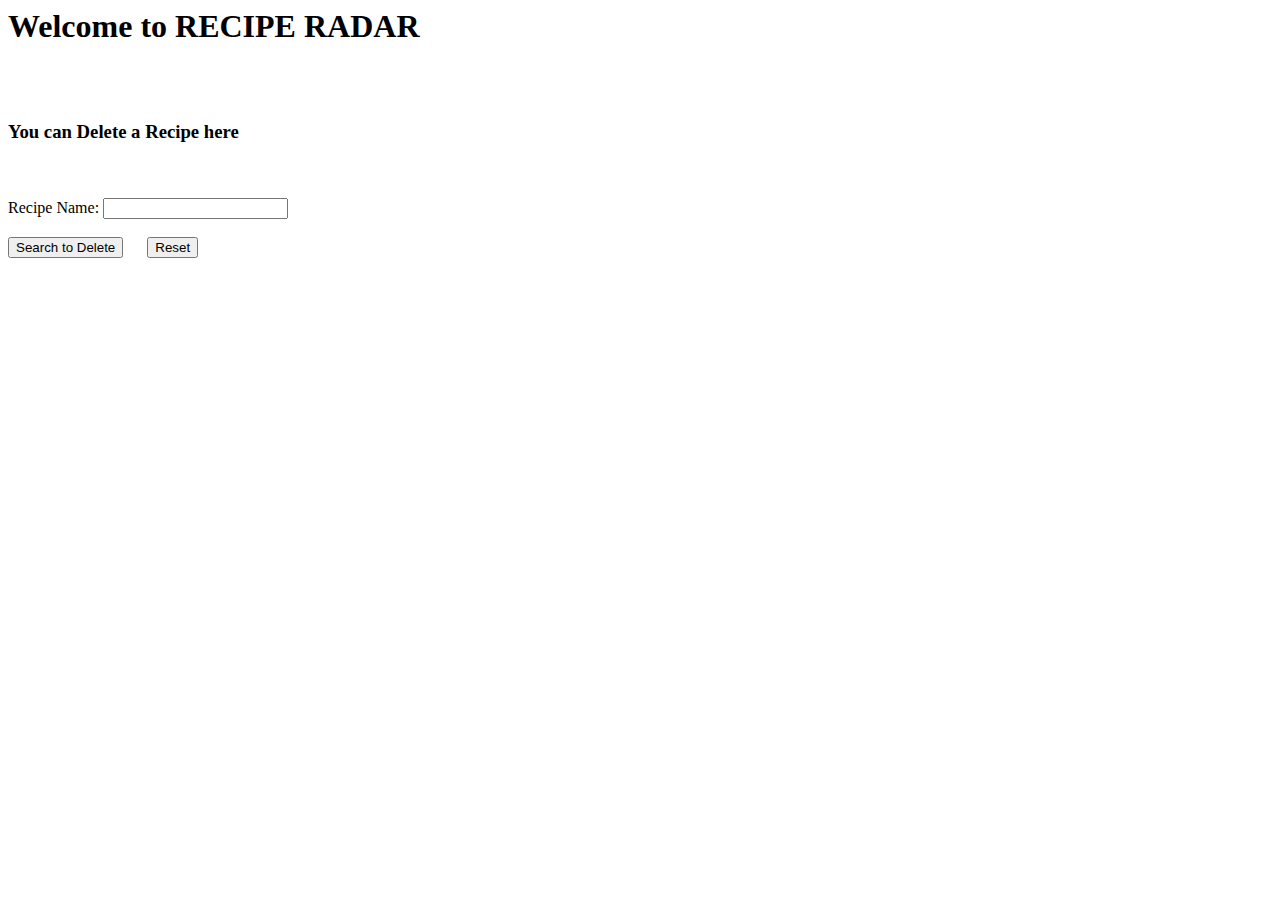
<file: deleteRecipe.html>
<html>
  <head>
    <title>Delete Form</title>
  </head>
  <body>
    <h1>Welcome to RECIPE RADAR</h1>
    <br /><br />
    <h3>You can Delete a Recipe here</h3>
    <br /><br />
    <form method="post" action="deleteRecipe.php">
      <label>Recipe Name:</label>
      <input type="text" name="RecipeName" />
      <br /><br />
      <input type="submit" name="submit" value="Search to Delete" />
      &nbsp;&nbsp;&nbsp;&nbsp;
      <input type="button" value="Reset" />
    </form>
  </body>
</html>
</file>
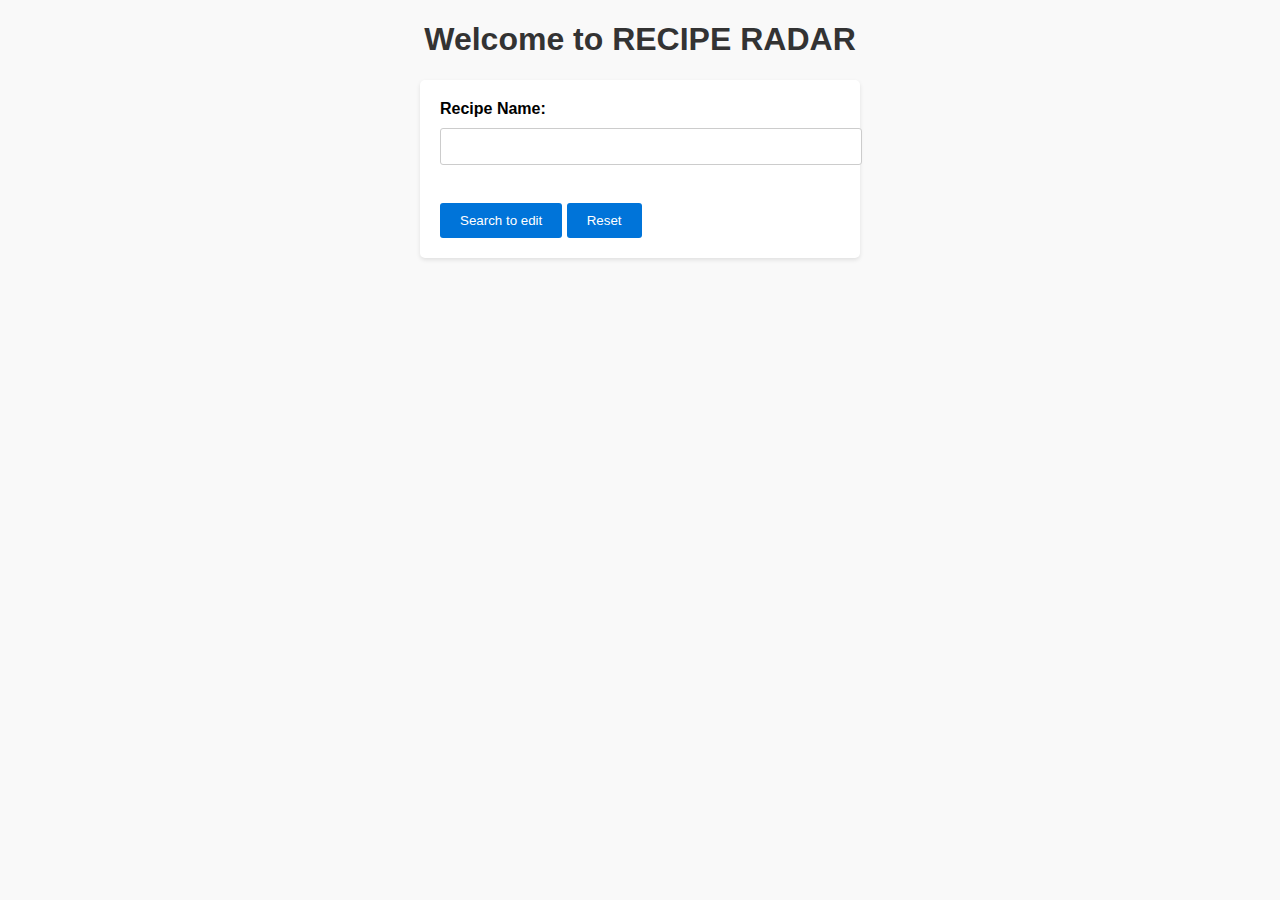
<file: editRecipe.html>
<!DOCTYPE html>
<html lang="en">
  <head>
    <meta charset="UTF-8" />
    <meta name="viewport" content="width=device-width, initial-scale=1.0" />
    <title>Search Form</title>
    <style>
      body {
        font-family: Arial, sans-serif;
        background-color: #f9f9f9;
      }
      h1 {
        text-align: center;
        color: #333;
      }
      form {
        max-width: 400px;
        margin: 0 auto;
        padding: 20px;
        background-color: #fff;
        border-radius: 5px;
        box-shadow: 0 2px 4px rgba(0, 0, 0, 0.1);
      }
      label {
        display: block;
        margin-bottom: 10px;
        font-weight: bold;
      }
      input[type="text"] {
        width: 100%;
        padding: 10px;
        border: 1px solid #ccc;
        border-radius: 3px;
        margin-bottom: 20px;
      }
      input[type="submit"],
      input[type="button"] {
        background-color: #0074d9;
        color: #fff;
        border: none;
        padding: 10px 20px;
        border-radius: 3px;
        cursor: pointer;
      }
      input[type="submit"]:hover,
      input[type="button"]:hover {
        background-color: #0056b3;
      }
    </style>
  </head>
  <body>
    <h1>Welcome to RECIPE RADAR</h1>
    <form method="post" action="editRecipe.php">
      <label for="RecipeName">Recipe Name:</label>
      <input type="text" id="RecipeName" name="RecipeName" />
      <br /><br />
      <input type="submit" name="submit" value="Search to edit" />
      <input type="button" value="Reset" />
    </form>
  </body>
</html>
</file>
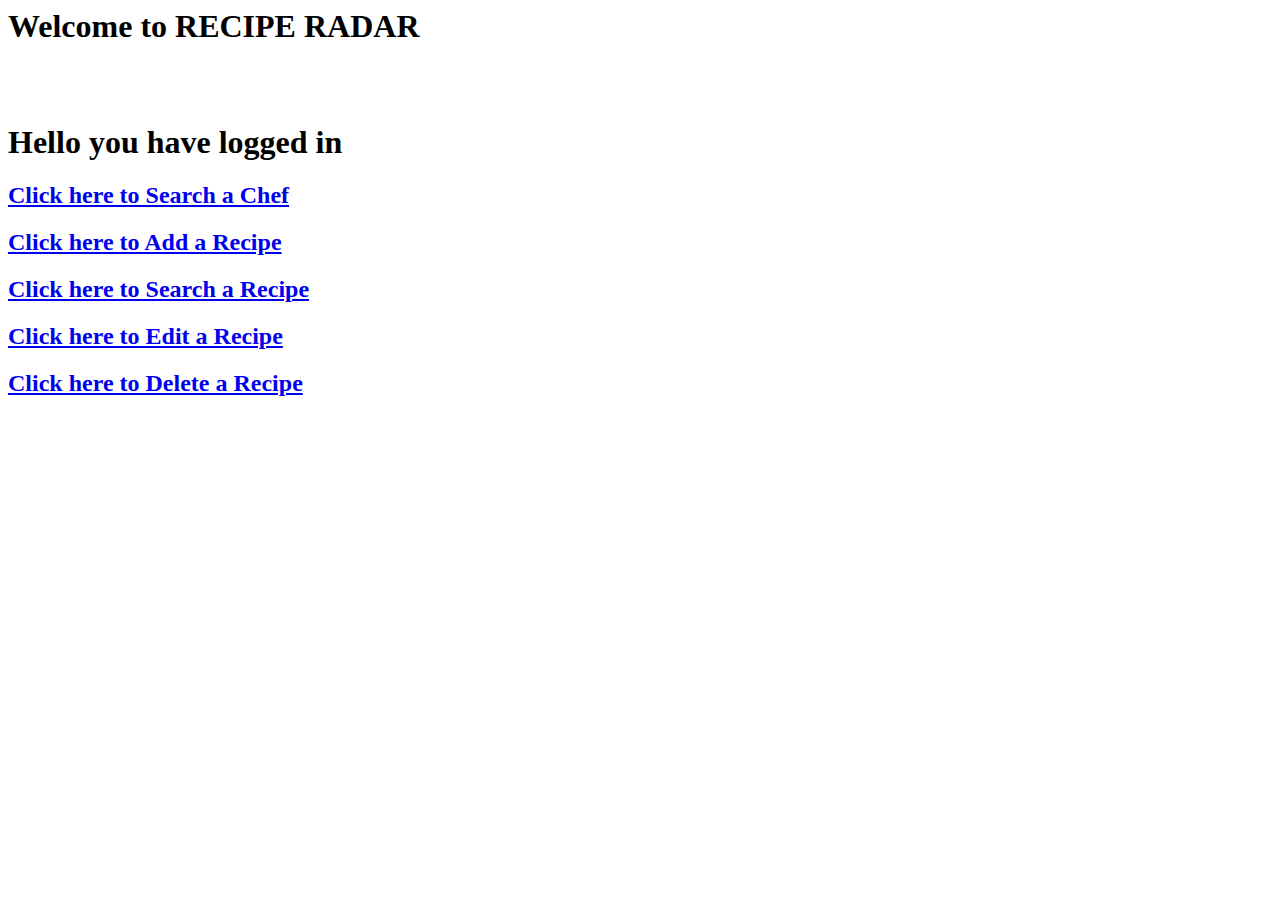
<file: home.html>
<html>
  <head>
    <title>Welcome</title>
  </head>
  <body>
    <h1>Welcome to RECIPE RADAR</h1>
    <br /><br />
    <h1>Hello you have logged in</h1>
    <h2><a href="chefsearch.html">Click here to Search a Chef</a></h2>
    <h2><a href="addRecipe.html">Click here to Add a Recipe</a></h2>
    <h2><a href="searchRecipe.html">Click here to Search a Recipe</a></h2>
    <h2><a href="editRecipe.html">Click here to Edit a Recipe</a></h2>
    <h2><a href="deleteRecipe.html">Click here to Delete a Recipe</a></h2>
  </body>
</html>
</file>
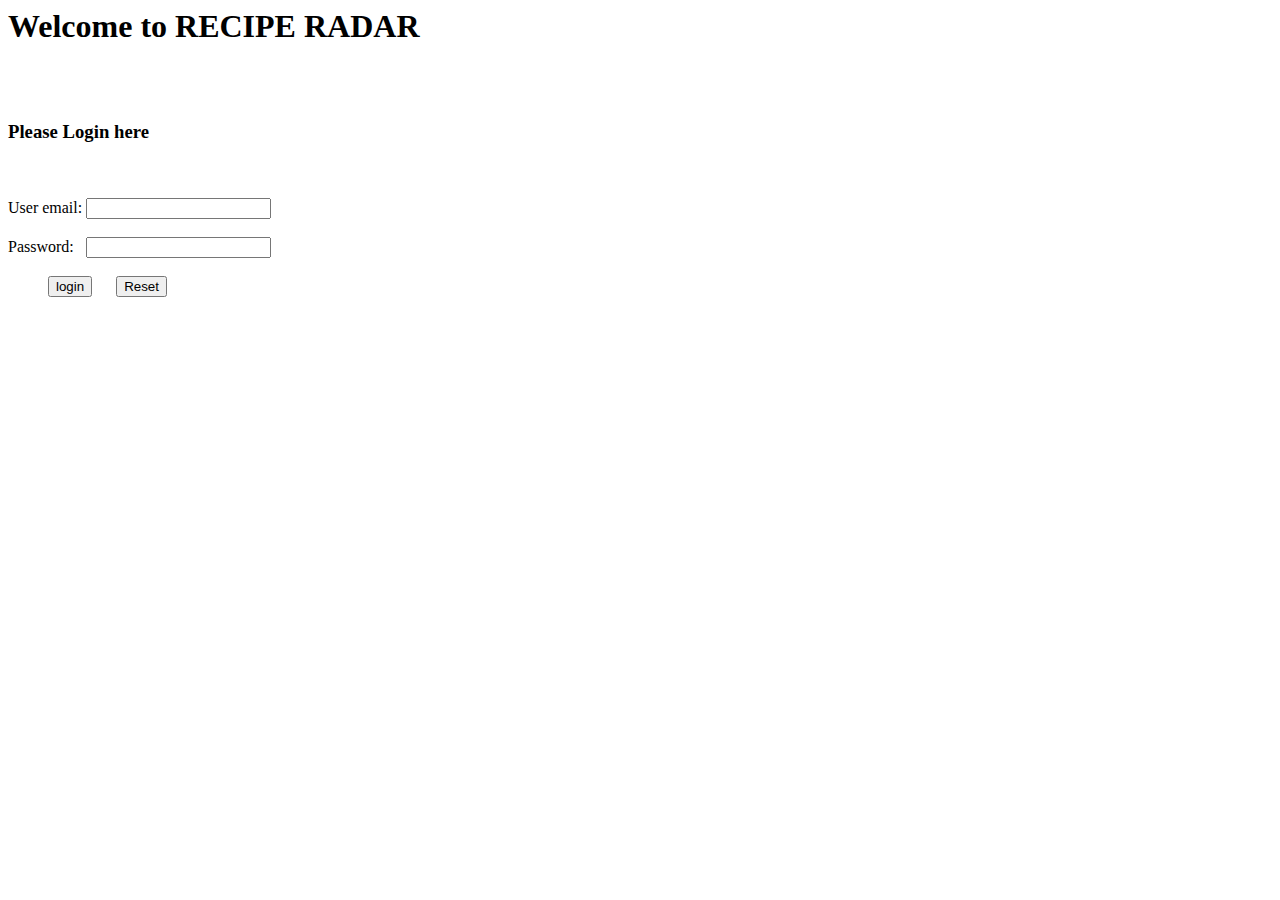
<file: login.html>
<html>
  <head>
    <title>Login Form without Session</title>
  </head>
  <body>
    <h1>Welcome to RECIPE RADAR</h1>
    <br /><br />
    <h3>Please Login here</h3>
    <br /><br />
    <form method="post" action="login.php">
      <label>User email:</label>
      <input type="text" name="email" /><br /><br />
      <label>Password:&nbsp;&nbsp;</label>
      <input type="password" name="password" /> <br /><br />
      &nbsp;&nbsp;&nbsp;&nbsp; &nbsp;&nbsp;&nbsp;&nbsp;
      <input type="submit" name="submit" value="login" />
      &nbsp;&nbsp;&nbsp;&nbsp;
      <input type="button" value="Reset" />
    </form>
  </body>
</html>
</file>
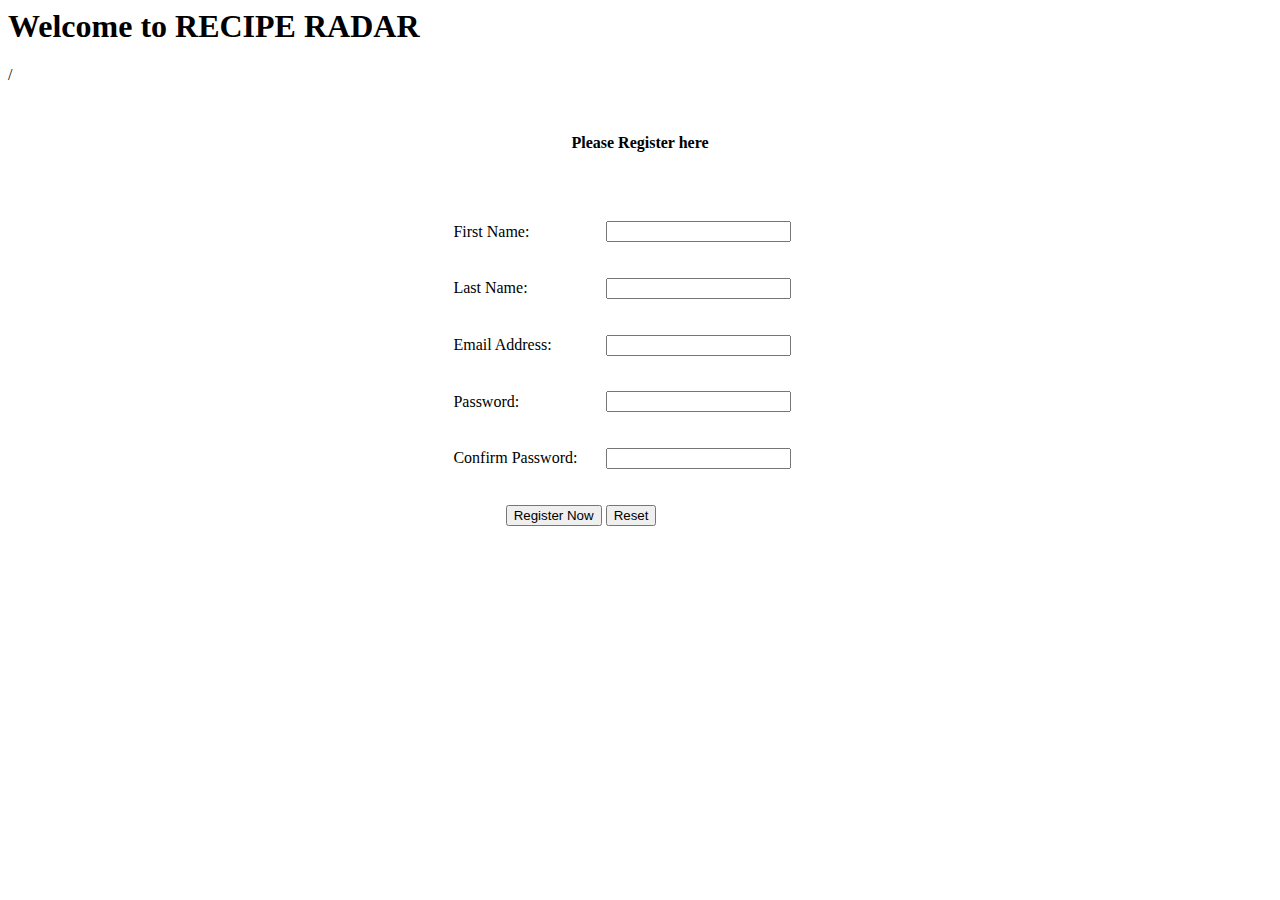
<file: Register.html>
<html>
  <head>
    <title>Register Page</title>
  </head>
  <body>
    <h1>Welcome to RECIPE RADAR</h1>
    / <br /><br />

    <form action="Registercode.php" method="POST">
      <table border="0" width="30%" height="50%" align="center">
        <tr>
          <td colspan="2" align="center"><h4>Please Register here</h4></td>
        </tr>
        <tr>
          <td><label>First Name: </label></td>
          <td><input type="text" name="fname" /></td>
        </tr>
        <tr>
          <td><label>Last Name: </label></td>
          <td><input type="text" name="lname" /></td>
        </tr>
        <tr>
          <td><label>Email Address: </label></td>
          <td><input type="email" name="email" /></td>
        </tr>
        <tr>
          <td><label>Password: </label></td>
          <td><input type="password" name="password" /></td>
        </tr>
        <tr>
          <td><label>Confirm Password: </label></td>
          <td><input type="password" name="confirmpassword" /></td>
        </tr>
        <tr>
          <td align="right">
            <button type="submit" name="register_btn">Register Now</button>
          </td>
          <td><button type="reset">Reset</button></td>
        </tr>
      </table>
    </form>
  </body>
</html>
</file>
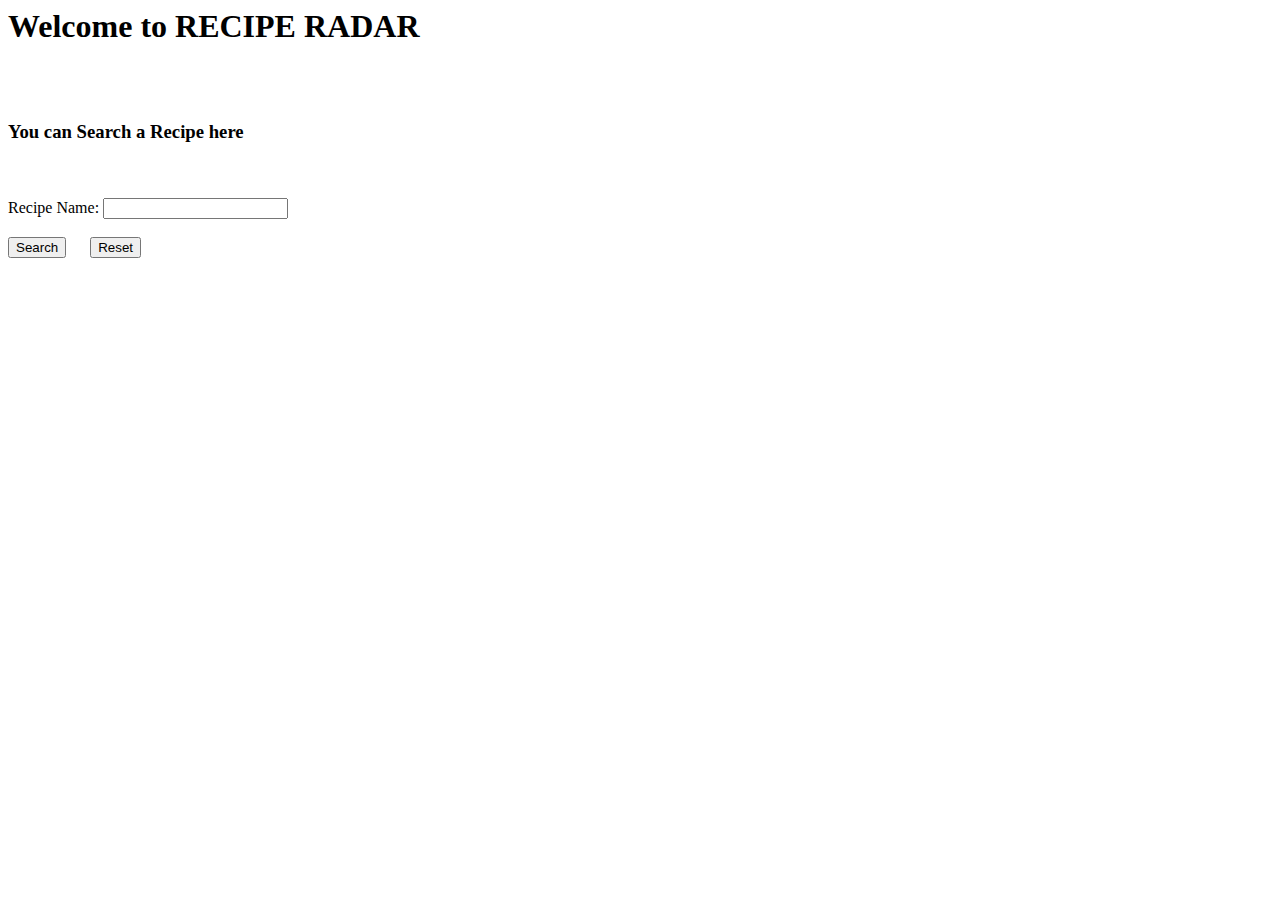
<file: searchRecipe.html>
<html>
  <head>
    <title>Search Form</title>
  </head>
  <body>
    <h1>Welcome to RECIPE RADAR</h1>
    <br /><br />
    <h3>You can Search a Recipe here</h3>
    <br /><br />
    <form method="post" action="searchRecipe.php">
      <label>Recipe Name:</label>
      <input type="text" name="RecipeName" />
      <br /><br />
      <input type="submit" name="submit" value="Search" />
      &nbsp;&nbsp;&nbsp;&nbsp;
      <input type="button" value="Reset" />
    </form>
  </body>
</html>
</file>
<file: css/responsive.css>
@media screen and (max-width: 800px) {
  .topnav .container {
    padding: 0 20px;
  }
  .navlist {
    position: absolute;
    width: 220px;
    height: 100vh;
    top: 100%;
    right: -400px;
    flex-direction: column;
    z-index: 999999;
    padding: 30px;
    background-color: #eaeaea;
    transition: 0.3s ease-in-out;
  }
  .dark .navlist {
    background-color: #363636;
  }

  .navonoff {
    display: block;
  }
  .dark .bar {
    background-color: #ffffffd6;
  }

  .headerimg {
    height: 45vh;
    padding: 0 20px;
  }
  .headertitle {
    font-size: 30px;
  }
  .headerpera {
    padding-right: 1rem;
  }
  .hcardinfo {
    padding: 4rem 20px;
  }
  .headerslider {
    padding: 0 20px;
  }
  .headercard {
    min-width: 100%;
    max-width: 100%;
  }
  .threecards {
    justify-content: center;
    flex-wrap: wrap;
  }
  .filter {
    flex-wrap: wrap;
  }
  .filtername {
    width: 45%;
  }
  .filtercards {
    justify-content: center;
    flex-wrap: wrap;
  }

  .featuredcards {
    justify-content: center;
    flex-wrap: wrap;
    gap: 50px;
  }
  .gfbg {
    height: auto;
    padding: 30px 20px;
  }
  .gfbg .container {
    flex-direction: column;
    gap: 30px;
  }
  .greenworld,
  .fruitworld {
    width: 100%;
  }

  .breakfastsec {
    flex-direction: column;
    padding: 0 20px;
  }

  .leftsidesec,
  .rightsidesec {
    width: 100%;
  }
  .leftposts .tcard {
    width: 100%;
  }

  .leftposts .tcard .tcardimg {
    width: 100%;
    height: 56%;
  }

  .rightsidesec {
    margin-top: 3rem;
  }

  footer .container {
    padding: 0 20px;
  }

  @media screen and (max-width: 500px) {
    .logo h1 {
      font-size: 24px;
    }
    .logo img {
      width: 38px;
    }
    .filtername {
      width: 45%;
      height: 130px;
      padding: 10px;
    }

    .filtername .flex h3 {
      font-size: 15px;
    }

    .tcard {
      width: 100%;
    }

    .greenworld img,
    .fruitworld img {
      width: 160px;
    }

    .fruitworld img {
      right: -38px;
    }

    .footerlogo {
      width: 100%;
      margin: 0;
      align-items: center;
      text-align: center;
    }

    .footernav {
      width: 100%;
      margin: 30px 0;
      text-align: center;
    }
    .footernav ul {
      align-items: center;
    }
  }
}
</file>
<file: css/darkmode.css>
.dark {
  --bg-dark: #0c121a;
  background-color: var(--bg-dark);
  color: #fff;
}

.dark .mainnav {
  background-color: var(--bg-dark);
}

.dark .logo h1 {
  color: #fff;
}

.dark .searchbar i {
  color: #eaeaea;
}

.dark .headercard {
  background-color: var(--bg-dark);
  box-shadow: 0 0 5px #999;
}
.dark .headercard h3 {
  color: #a5a5a7;
}
.dark .tcard {
  box-shadow: 0 0 5px #999;
}

.dark .tcardinfo h2 {
  color: #a5a5a7;
}

.dark .tcardinfo p {
  color: #777;
}

.dark .tcardbtn:hover {
  box-shadow: 0 0 20px var(--main-color);
}
.dark .catecard {
  box-shadow: 0 0 5px #999;
}

.dark .catecard:hover {
  box-shadow: 0 0 15px #999;
}

.dark .filtername {
  background-color: var(--bg-dark);
  box-shadow: 0 0 5px #999;
}

.dark .featuredtitles h1 {
  color: #fff;
}

.dark .featuredtitles p {
  color: #666;
}

.dark .leftboxtitle h1 {
  color: #fff;
}

.dark .leftposts .tcard .tcardinfo h2 {
  color: #fff;
}

.dark .aboutbox {
  background-color: var(--bg-dark);
  box-shadow: 0 0 5px #999;
}
.dark .trpost h4 {
  color: #bfbfbf;
}

.dark .trpost p {
  color: #777;
}

.dark .subscribeinfo h1 {
  color: #111;
}

.dark .subscribeinfo p {
  color: #555;
}
.dark .fauthorname {
  background-color: var(--bg-dark);
}
.dark .fauth h5 {
  color: #dfdede;
}

.dark .fauth p {
  color: #999;
}
</file>
